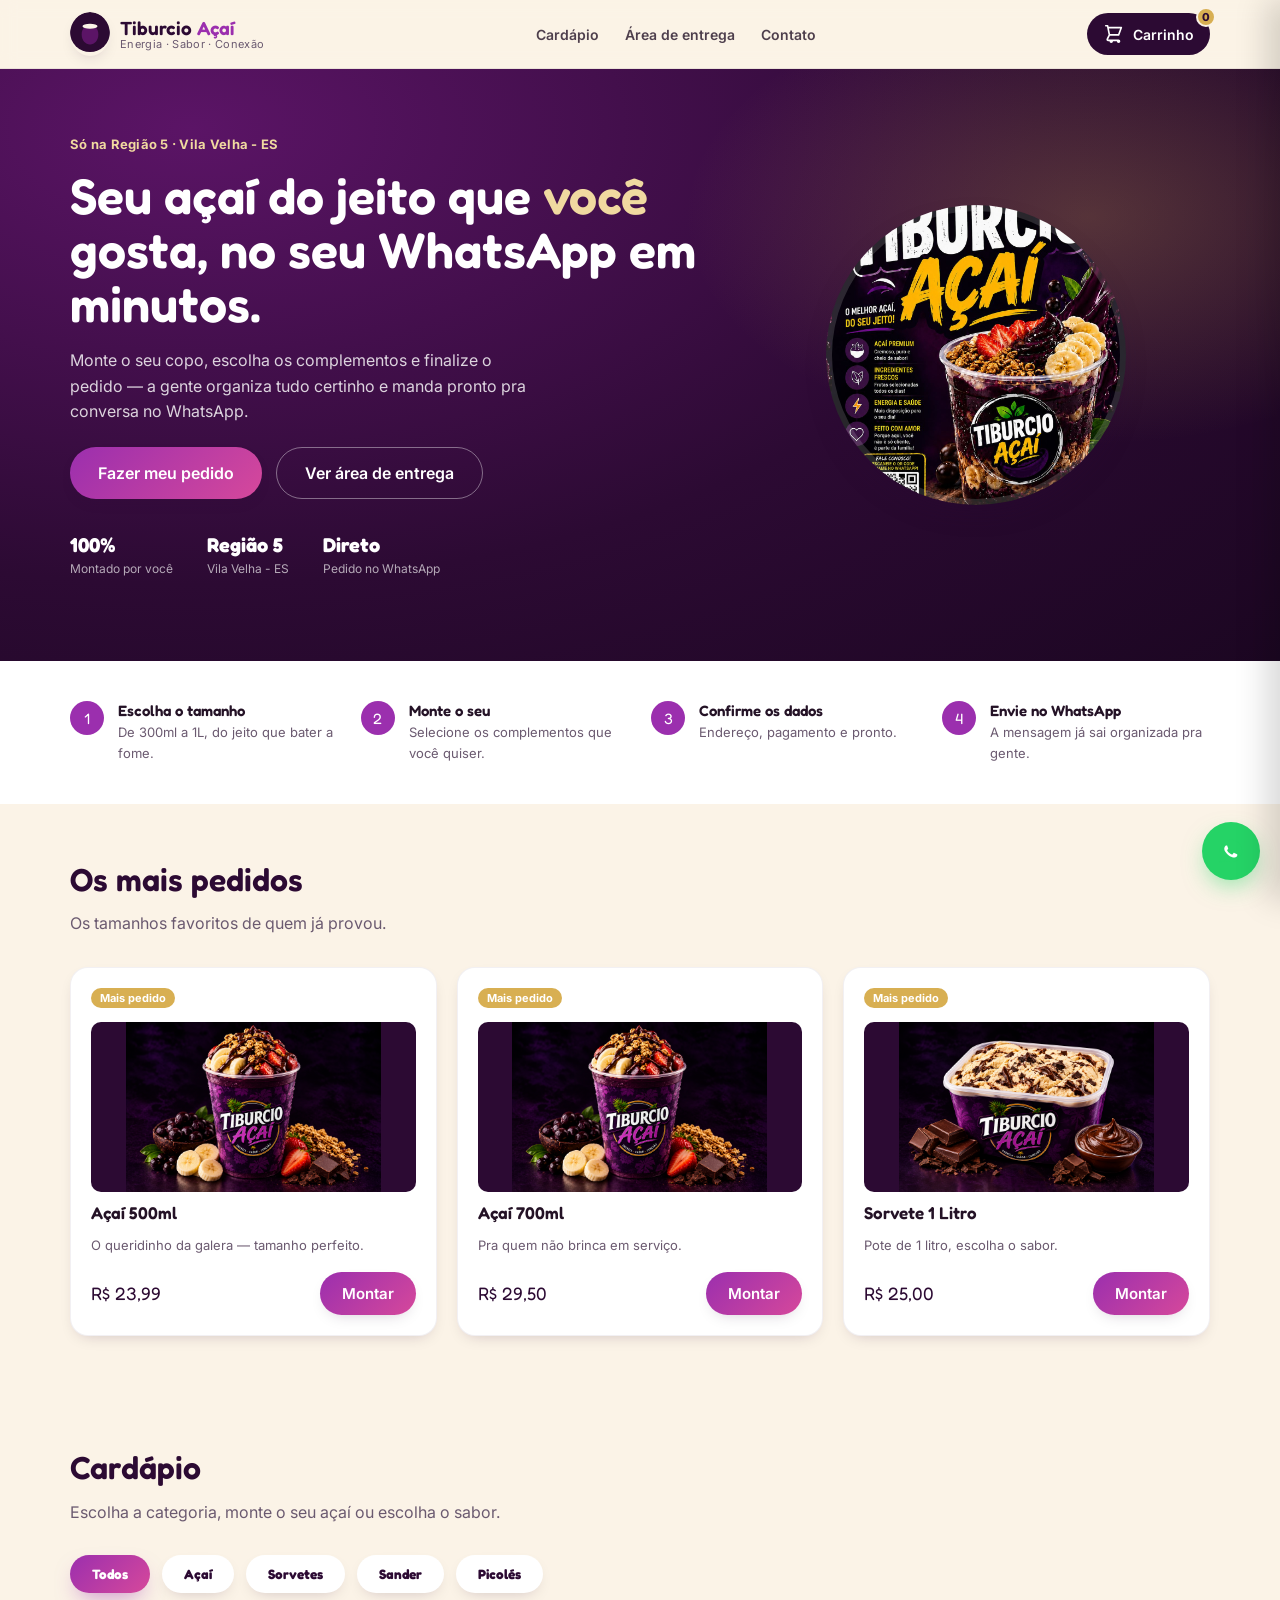
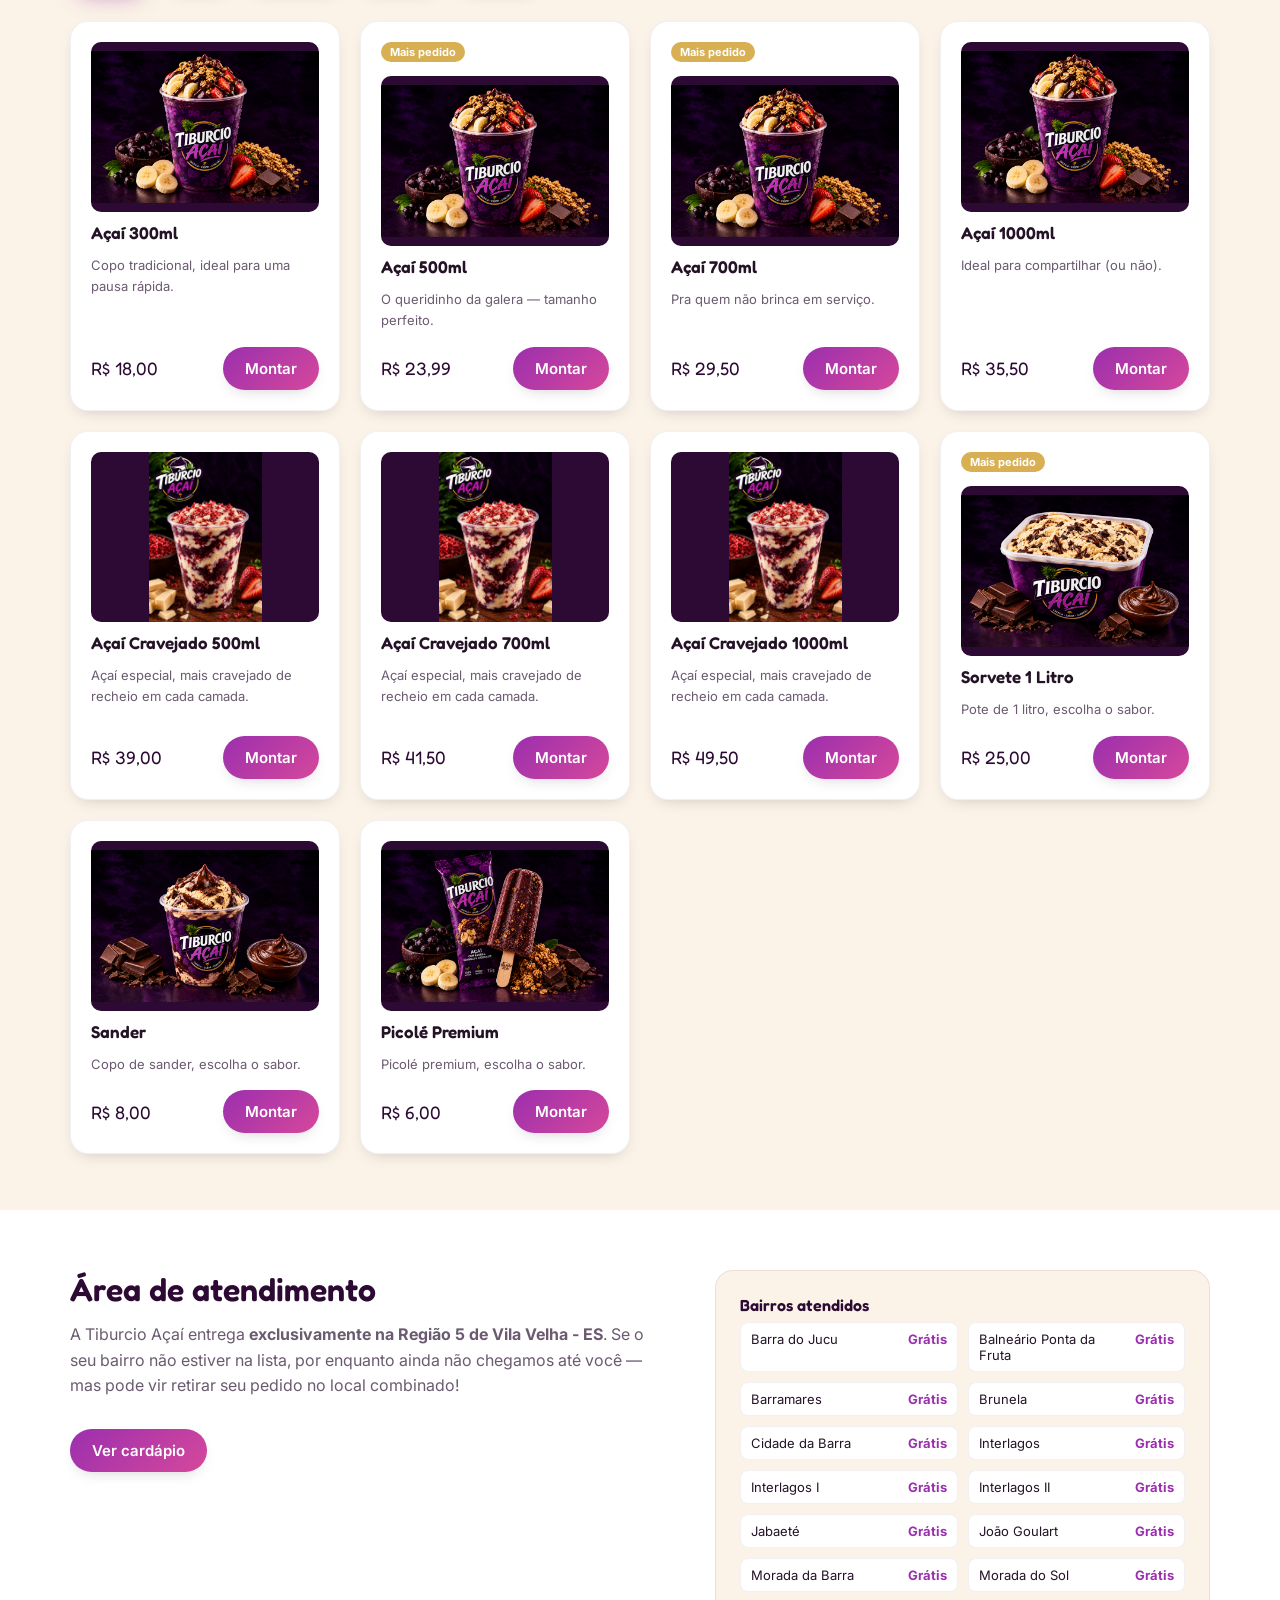
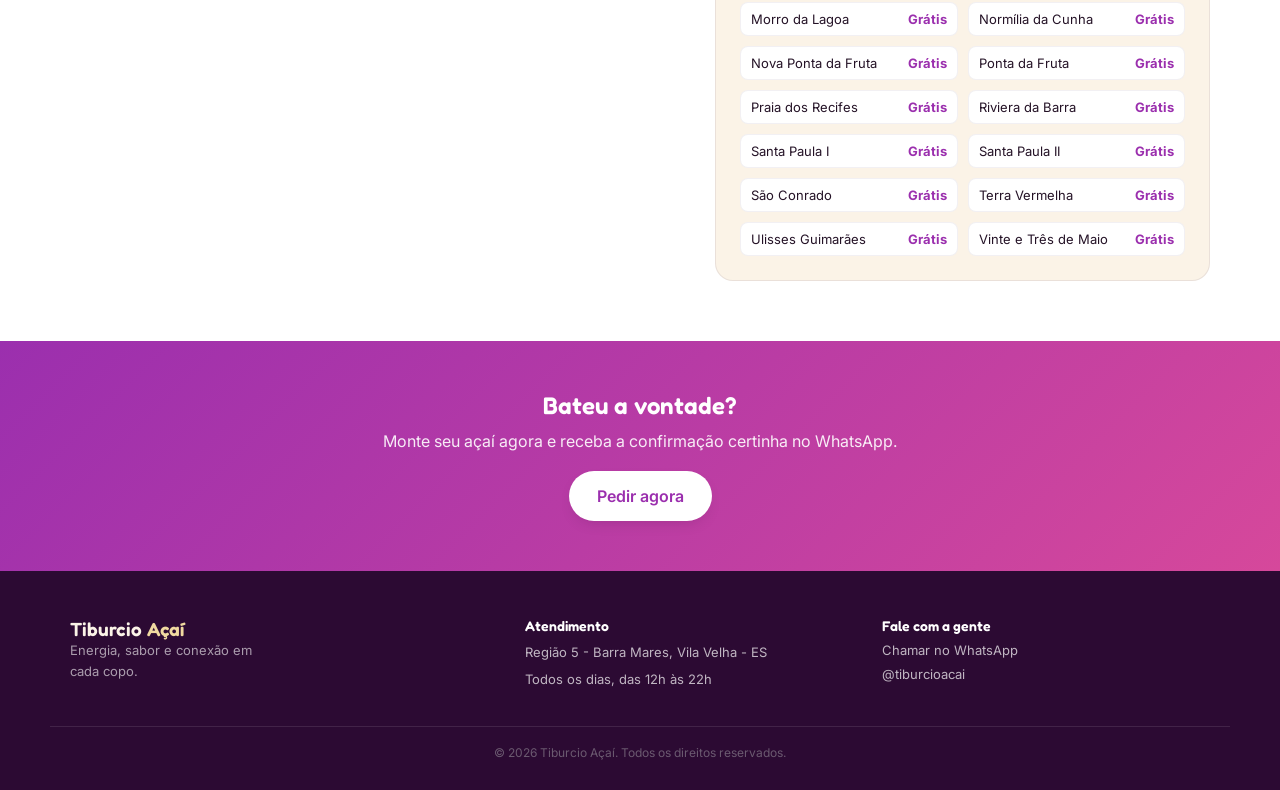
<file: index.html>
<!DOCTYPE html>
<html lang="pt-BR">
<head>
<meta charset="UTF-8" />
<meta name="viewport" content="width=device-width, initial-scale=1.0, viewport-fit=cover" />
<title>Tiburcio Açaí | Peça pelo WhatsApp — Região 5, Vila Velha</title>
<meta name="description" content="Tiburcio Açaí — monte seu açaí, escolha os complementos e finalize seu pedido direto pelo WhatsApp. Entregamos na Região 5 de Vila Velha - ES." />
<link rel="preconnect" href="https://fonts.googleapis.com">
<link rel="preconnect" href="https://fonts.gstatic.com" crossorigin>
<link href="https://fonts.googleapis.com/css2?family=Fredoka:wght@500;600;700&family=Inter:wght@400;500;600;700;800&display=swap" rel="stylesheet">
<link rel="stylesheet" href="css/style.css" />
</head>
<body>

<!-- ===================== HEADER ===================== -->
<header class="site-header" id="topo">
  <div class="wrap header-row">
    <div class="brand">
      <div class="brand-mark" aria-hidden="true">
        <svg viewBox="0 0 48 48" width="40" height="40">
          <circle cx="24" cy="24" r="24" fill="var(--roxo-escuro)"/>
          <path d="M14 27c0-7 4.5-11 10-11s10 4 10 11-4.5 12-10 12-10-5-10-12z" fill="var(--roxo)"/>
          <ellipse cx="24" cy="17" rx="9" ry="3" fill="var(--creme)"/>
        </svg>
      </div>
      <div class="brand-text">
        <span class="brand-name">Tiburcio <em>Açaí</em></span>
        <span class="brand-slogan">Energia · Sabor · Conexão</span>
      </div>
    </div>

    <nav class="main-nav" aria-label="Navegação principal">
      <a href="#cardapio">Cardápio</a>
      <a href="#area-atendimento">Área de entrega</a>
      <a href="#contato">Contato</a>
    </nav>

    <button class="cart-button" id="btnAbrirCarrinho" aria-haspopup="dialog" aria-controls="carrinhoDrawer">
      <svg width="22" height="22" viewBox="0 0 24 24" fill="none"><path d="M3 3h2l.4 2M7 13h10l3-8H5.4M7 13L5.4 5M7 13l-2.3 4.6A1 1 0 0 0 5.6 19H17M9 21a1 1 0 1 0 0-2 1 1 0 0 0 0 2Zm8 0a1 1 0 1 0 0-2 1 1 0 0 0 0 2Z" stroke="currentColor" stroke-width="1.8" stroke-linecap="round" stroke-linejoin="round"/></svg>
      <span>Carrinho</span>
      <span class="cart-badge" id="cartBadge">0</span>
    </button>
  </div>
</header>

<!-- ===================== BANNER DE PROMOÇÃO ===================== -->
<div id="bannerPromocao" class="banner-promocao" hidden></div>

<!-- ===================== HERO ===================== -->
<section class="hero">
  <div class="hero-glow" aria-hidden="true"></div>
  <div class="wrap hero-inner">
    <div class="hero-copy">
      <p class="hero-eyebrow">Só na Região 5 · Vila Velha - ES</p>
      <h1>Seu açaí do jeito que <em>você</em> gosta, no seu WhatsApp em minutos.</h1>
      <p class="hero-desc">Monte o seu copo, escolha os complementos e finalize o pedido — a gente organiza tudo certinho e manda pronto pra conversa no WhatsApp.</p>
      <div class="hero-actions">
        <a href="#cardapio" class="btn btn-primary btn-lg">Fazer meu pedido</a>
        <a href="#area-atendimento" class="btn btn-ghost btn-lg">Ver área de entrega</a>
      </div>
      <div class="hero-stats">
        <div><strong>100%</strong><span>Montado por você</span></div>
        <div><strong>Região 5</strong><span>Vila Velha - ES</span></div>
        <div><strong>Direto</strong><span>Pedido no WhatsApp</span></div>
      </div>
    </div>
    <div class="hero-visual" aria-hidden="true">
      <div class="hero-foto" style="background-image:url('hero-acai.png')"></div>
    </div>
  </div>
</section>

<!-- ===================== COMO FUNCIONA ===================== -->
<section class="como-funciona">
  <div class="wrap steps-row">
    <div class="step"><span class="step-n">1</span><div><h3>Escolha o tamanho</h3><p>De 300ml a 1L, do jeito que bater a fome.</p></div></div>
    <div class="step"><span class="step-n">2</span><div><h3>Monte o seu</h3><p>Selecione os complementos que você quiser.</p></div></div>
    <div class="step"><span class="step-n">3</span><div><h3>Confirme os dados</h3><p>Endereço, pagamento e pronto.</p></div></div>
    <div class="step"><span class="step-n">4</span><div><h3>Envie no WhatsApp</h3><p>A mensagem já sai organizada pra gente.</p></div></div>
  </div>
</section>

<!-- ===================== PRODUTOS EM DESTAQUE ===================== -->
<section class="destaques">
  <div class="wrap">
    <h2>Os mais pedidos</h2>
    <p class="section-sub">Os tamanhos favoritos de quem já provou.</p>
    <div class="destaque-grid" id="destaqueGrid"></div>
  </div>
</section>

<!-- ===================== COMBOS / PROMOÇÕES ===================== -->
<section class="combos" id="combosSection" hidden>
  <div class="wrap">
    <h2>Promoções especiais</h2>
    <p class="section-sub">Peça mencionando o combo pelo WhatsApp na hora de fechar o pedido.</p>
    <div class="combos-grid" id="combosGrid"></div>
  </div>
</section>

<!-- ===================== CARDÁPIO ===================== -->
<section class="cardapio" id="cardapio">
  <div class="wrap">
    <h2>Cardápio</h2>
    <p class="section-sub">Escolha a categoria, monte o seu açaí ou escolha o sabor.</p>
    <nav class="cardapio-abas" id="cardapioAbas"></nav>
    <div class="cardapio-grid" id="cardapioGrid"></div>
  </div>
</section>

<!-- ===================== ÁREA DE ATENDIMENTO ===================== -->
<section class="area-atendimento" id="area-atendimento">
  <div class="wrap area-inner">
    <div>
      <h2>Área de atendimento</h2>
      <p class="section-sub">
        A Tiburcio Açaí entrega <strong>exclusivamente na Região 5 de Vila Velha - ES</strong>.
        Se o seu bairro não estiver na lista, por enquanto ainda não chegamos até você — mas
        pode vir retirar seu pedido no local combinado!
      </p>
      <a href="#cardapio" class="btn btn-primary">Ver cardápio</a>
    </div>
    <div class="bairros-card">
      <h3>Bairros atendidos</h3>
      <ul id="listaBairros" class="bairros-list"></ul>
    </div>
  </div>
</section>

<!-- ===================== CTA FINAL ===================== -->
<section class="cta-final">
  <div class="wrap cta-final-inner">
    <h2>Bateu a vontade?</h2>
    <p>Monte seu açaí agora e receba a confirmação certinha no WhatsApp.</p>
    <a href="#cardapio" class="btn btn-primary btn-lg">Pedir agora</a>
  </div>
</section>

<!-- ===================== FOOTER ===================== -->
<footer class="site-footer" id="contato">
  <div class="wrap footer-inner">
    <div class="footer-brand">
      <span class="brand-name light">Tiburcio <em>Açaí</em></span>
      <p>Energia, sabor e conexão em cada copo.</p>
    </div>
    <div class="footer-col">
      <h4>Atendimento</h4>
      <p id="footerRegiao">Região 5 — Vila Velha, ES</p>
      <p id="footerHorario">Todos os dias, das 12h às 22h</p>
    </div>
    <div class="footer-col">
      <h4>Fale com a gente</h4>
      <a id="footerWhatsLink" href="#" target="_blank" rel="noopener">Chamar no WhatsApp</a>
      <p id="footerInsta">@tiburcioacai</p>
    </div>
  </div>
  <div class="wrap footer-bottom">
    <p>© <span id="anoAtual"></span> Tiburcio Açaí. Todos os direitos reservados.</p>
  </div>
</footer>

<!-- ===================== BOTÃO FLUTUANTE WHATSAPP ===================== -->
<a id="whatsFloat" class="whats-float" href="#" target="_blank" rel="noopener" aria-label="Chamar no WhatsApp">
  <svg width="28" height="28" viewBox="0 0 32 32" fill="none"><path d="M16 3C9 3 3.2 8.7 3.2 15.7c0 2.5.7 4.8 1.9 6.8L3 29l6.7-2c1.9 1.1 4.1 1.7 6.3 1.7 7 0 12.8-5.7 12.8-12.7C28.8 8.7 23 3 16 3Z" fill="#25D366"/><path d="M12.2 10.4c-.3-.7-.6-.7-.9-.7h-.7c-.3 0-.7.1-1 .5-.3.4-1.3 1.3-1.3 3.1 0 1.8 1.3 3.6 1.5 3.8.2.3 2.6 4 6.3 5.4 3.1 1.2 3.7 1 4.4.9.7-.1 2.2-.9 2.5-1.7.3-.9.3-1.6.2-1.8-.1-.2-.4-.3-.8-.5-.4-.2-2.2-1.1-2.6-1.2-.3-.1-.6-.2-.9.2-.3.4-1 1.2-1.2 1.5-.2.3-.4.3-.8.1-.4-.2-1.6-.6-3.1-1.9-1.1-1-1.9-2.3-2.1-2.7-.2-.4 0-.6.2-.8.2-.2.4-.4.5-.7.2-.2.2-.4.3-.6.1-.2 0-.5 0-.7-.1-.2-.9-2.3-1.3-3.2Z" fill="#fff"/></svg>
</a>

<!-- ===================== MODAL: MONTAR PRODUTO ===================== -->
<div class="modal-overlay" id="produtoModalOverlay">
  <div class="modal produto-modal" role="dialog" aria-modal="true" aria-labelledby="produtoModalTitulo">
    <button class="modal-close" id="fecharProdutoModal" aria-label="Fechar">&times;</button>
    <h3 id="produtoModalTitulo"></h3>
    <p id="produtoModalDesc" class="modal-sub"></p>
    <p class="complemento-info" id="complementoInfoBox"></p>
    <div id="modalCorpoDinamico"></div>

    <div class="qtd-row">
      <label for="qtdProduto">Quantidade</label>
      <div class="qtd-control">
        <button type="button" id="qtdMenos" aria-label="Diminuir">−</button>
        <span id="qtdValor">1</span>
        <button type="button" id="qtdMais" aria-label="Aumentar">+</button>
      </div>
    </div>

    <div class="modal-footer">
      <span class="modal-total">Total: <strong id="produtoModalTotal">R$ 0,00</strong></span>
      <button class="btn btn-primary" id="addAoCarrinho">Adicionar ao carrinho</button>
    </div>
  </div>
</div>

<!-- ===================== CARRINHO (DRAWER) ===================== -->
<div class="drawer-overlay" id="drawerOverlay"></div>
<aside class="carrinho-drawer" id="carrinhoDrawer" role="dialog" aria-modal="true" aria-labelledby="carrinhoTitulo">
  <div class="drawer-head">
    <h3 id="carrinhoTitulo">Seu carrinho</h3>
    <button class="modal-close" id="fecharCarrinho" aria-label="Fechar carrinho">&times;</button>
  </div>

  <div class="drawer-body" id="carrinhoItens">
    <p class="carrinho-vazio" id="carrinhoVazioMsg">Seu carrinho está vazio. Que tal um açaí agora?</p>
  </div>

  <div class="drawer-footer">
    <div class="linha-valor"><span>Subtotal</span><strong id="carrinhoSubtotal">R$ 0,00</strong></div>
    <div class="linha-valor" id="linhaDescontoCarrinho" hidden><span>Desconto</span><strong id="carrinhoDesconto">- R$ 0,00</strong></div>
    <div class="linha-valor"><span>Taxa de entrega</span><strong id="carrinhoTaxa">—</strong></div>
    <div class="linha-valor total"><span>Total</span><strong id="carrinhoTotal">R$ 0,00</strong></div>
    <button class="btn btn-primary btn-block" id="btnIrCheckout" disabled>Continuar para os dados</button>
  </div>
</aside>

<!-- ===================== MODAL: CHECKOUT ===================== -->
<div class="modal-overlay" id="checkoutModalOverlay">
  <div class="modal checkout-modal" role="dialog" aria-modal="true" aria-labelledby="checkoutTitulo">
    <button class="modal-close" id="fecharCheckout" aria-label="Fechar">&times;</button>
    <h3 id="checkoutTitulo">Finalizar pedido</h3>

    <form id="checkoutForm" novalidate>

      <div class="campo-toggle">
        <button type="button" class="toggle-btn active" data-tipo="entrega" id="btnEntrega">Entrega</button>
        <button type="button" class="toggle-btn" data-tipo="retirada" id="btnRetirada">Retirada</button>
      </div>

      <div class="form-grid">
        <label class="campo">
          <span>Nome</span>
          <input type="text" id="campoNome" required autocomplete="name" />
        </label>
        <label class="campo">
          <span>Telefone</span>
          <input type="tel" id="campoTelefone" required autocomplete="tel" placeholder="(27) 9XXXX-XXXX" />
        </label>
      </div>

      <div id="blocoEndereco">
        <div class="form-grid">
          <label class="campo campo-bairro">
            <span>Bairro</span>
            <select id="campoBairro" required>
              <option value="">Selecione seu bairro</option>
            </select>
          </label>
        </div>
        <p class="info-entrega">Região 5: entrega grátis. Regiões próximas (Itaparica/Jockey): R$ 4,00. Demais regiões: R$ 8,00.</p>
        <div class="form-grid" id="blocoOutroBairro" hidden>
          <label class="campo campo-grow">
            <span>Nome do seu bairro</span>
            <input type="text" id="campoOutroBairroTexto" placeholder="Digite o nome do seu bairro" />
          </label>
        </div>
        <div class="form-grid">
          <label class="campo campo-grow">
            <span>Endereço</span>
            <input type="text" id="campoEndereco" placeholder="Rua / Avenida" />
          </label>
          <label class="campo campo-small">
            <span>Número</span>
            <input type="text" id="campoNumero" inputmode="numeric" />
          </label>
        </div>
        <div class="form-grid">
          <label class="campo">
            <span>Complemento</span>
            <input type="text" id="campoComplementoEndereco" placeholder="Apto, bloco, casa..." />
          </label>
          <label class="campo">
            <span>Ponto de referência</span>
            <input type="text" id="campoReferencia" placeholder="Perto de..." />
          </label>
        </div>
      </div>

      <div class="campo">
        <span>Forma de pagamento</span>
        <div class="pagamento-opcoes" id="pagamentoOpcoes"></div>
      </div>

      <label class="campo" id="blocoTroco" hidden>
        <span>Precisa de troco para quanto?</span>
        <input type="text" id="campoTroco" inputmode="decimal" placeholder="Ex: R$ 50,00" />
      </label>

      <div class="bloco-cupom" id="blocoCupom">
        <label class="campo" for="campoCupom"><span>Tem um cupom?</span></label>
        <div class="linha-cupom">
          <input type="text" id="campoCupom" maxlength="24" placeholder="Digite o código" autocomplete="off" autocapitalize="characters" spellcheck="false" />
          <button type="button" class="btn btn-ghost" id="btnAplicarCupom">Aplicar</button>
        </div>
        <p class="msg-cupom" id="msgCupom" hidden></p>
        <button type="button" class="link-remover-cupom" id="btnRemoverCupom" hidden>Remover cupom</button>
      </div>

      <div class="resumo-pedido">
        <h4>Resumo do pedido</h4>
        <div id="resumoItens"></div>
        <div id="resumoLinhasPromo"></div>
        <div class="linha-valor"><span>Subtotal</span><strong id="resumoSubtotal">R$ 0,00</strong></div>
        <div class="linha-valor" id="linhaDescontoResumo" hidden><span>Desconto</span><strong id="resumoDesconto">- R$ 0,00</strong></div>
        <div class="linha-valor"><span>Taxa de entrega</span><strong id="resumoTaxa">R$ 0,00</strong></div>
        <div class="linha-valor total"><span>Total</span><strong id="resumoTotal">R$ 0,00</strong></div>
      </div>

      <button type="submit" class="btn btn-whats btn-block" id="btnFinalizarWhats">
        <svg width="20" height="20" viewBox="0 0 32 32" fill="none"><path d="M16 3C9 3 3.2 8.7 3.2 15.7c0 2.5.7 4.8 1.9 6.8L3 29l6.7-2c1.9 1.1 4.1 1.7 6.3 1.7 7 0 12.8-5.7 12.8-12.7C28.8 8.7 23 3 16 3Z" fill="#fff"/><path d="M12.2 10.4c-.3-.7-.6-.7-.9-.7h-.7c-.3 0-.7.1-1 .5-.3.4-1.3 1.3-1.3 3.1 0 1.8 1.3 3.6 1.5 3.8.2.3 2.6 4 6.3 5.4 3.1 1.2 3.7 1 4.4.9.7-.1 2.2-.9 2.5-1.7.3-.9.3-1.6.2-1.8-.1-.2-.4-.3-.8-.5-.4-.2-2.2-1.1-2.6-1.2-.3-.1-.6-.2-.9.2-.3.4-1 1.2-1.2 1.5-.2.3-.4.3-.8.1-.4-.2-1.6-.6-3.1-1.9-1.1-1-1.9-2.3-2.1-2.7-.2-.4 0-.6.2-.8.2-.2.4-.4.5-.7.2-.2.2-.4.3-.6.1-.2 0-.5 0-.7-.1-.2-.9-2.3-1.3-3.2Z" fill="#25D366"/></svg>
        Finalizar pedido pelo WhatsApp
      </button>
    </form>
  </div>
</div>

<!-- ===================== TOAST ===================== -->
<div class="toast" id="toast"></div>

<!-- Acompanhamento do pedido: o cliente vê o status que a loja marca no painel -->
<button type="button" class="pill-acompanhar" id="pillAcompanhar" hidden>🧾 Acompanhar pedido</button>
<div class="modal-overlay" id="acompanhamentoOverlay">
  <div class="modal acomp-modal" role="dialog" aria-modal="true" aria-labelledby="acompTitulo">
    <button class="modal-close" id="fecharAcompanhamento" aria-label="Fechar">&times;</button>
    <h3 id="acompTitulo">Acompanhe seu pedido</h3>
    <div class="acomp-corpo" id="acompCorpo"></div>
  </div>
</div>

<script src="js/config.js"></script>
<script src="js/app.js"></script>

<!-- Netlify Identity: processa convites/confirmação de senha do painel de promoções -->
<script src="https://identity.netlify.com/v1/netlify-identity-widget.js"></script>
<script>
  if (window.netlifyIdentity) {
    window.netlifyIdentity.on("init", (user) => {
      if (!user) {
        window.netlifyIdentity.on("login", () => {
          document.location.href = "/admin.html";
        });
      }
    });
  }
</script>
</body>
</html>
</file>
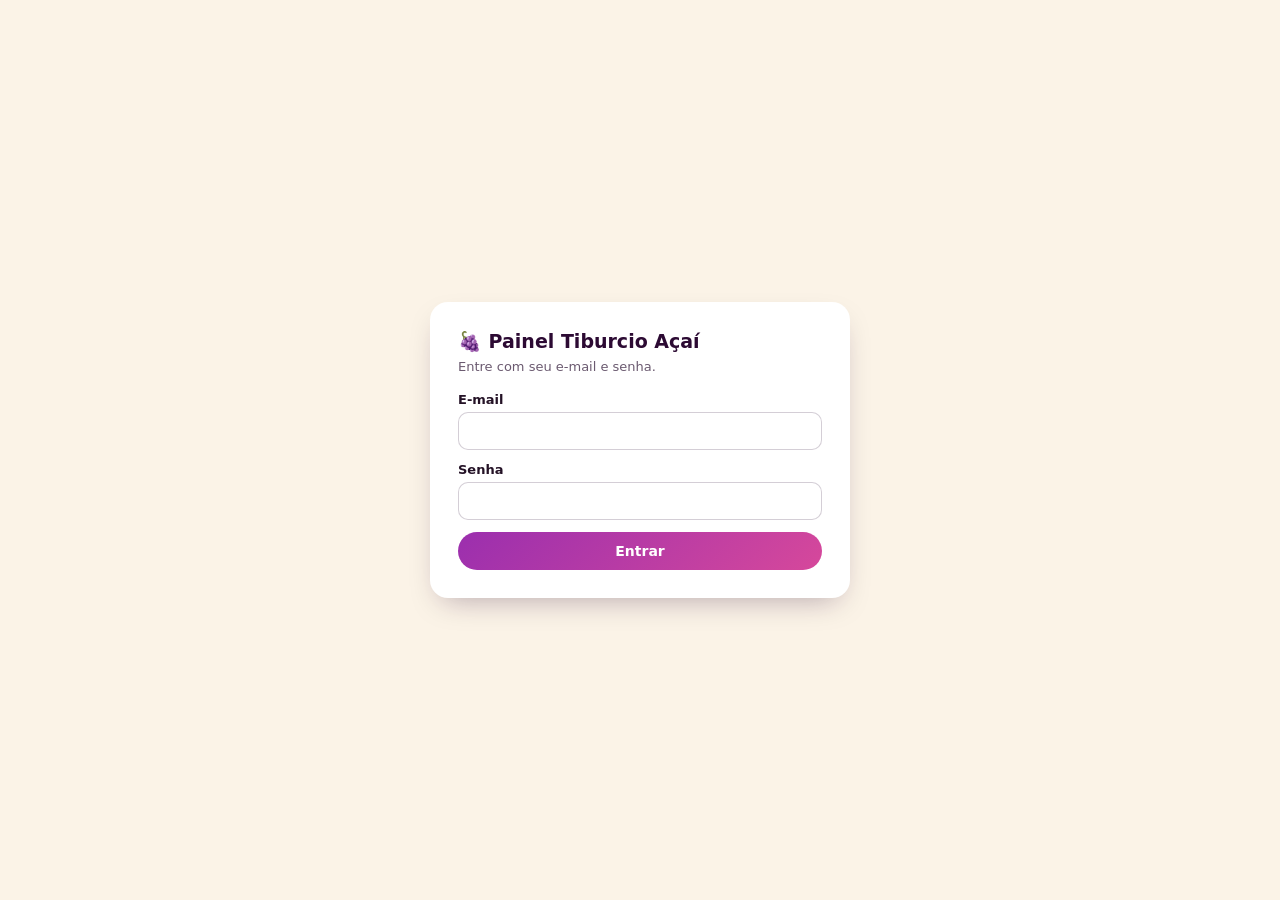
<file: admin.html>
<!doctype html>
<html lang="pt-BR">
<head>
<meta charset="UTF-8" />
<meta name="viewport" content="width=device-width, initial-scale=1.0" />
<meta name="robots" content="noindex" />
<meta name="referrer" content="no-referrer" />
<title>Tiburcio Açaí — Painel</title>
<style>
  :root{
    --roxo-escuro:#2C0A33; --roxo-vivo:#9B2FAE; --rosa:#D6489B;
    --creme:#FBF3E7; --texto:#241226; --suave:#6b5a70; --verde:#2ecc71; --vermelho:#d93a2b; --linha:rgba(44,10,51,.1);
  }
  *{ box-sizing:border-box; }
  [hidden]{ display:none !important; }
  body{ margin:0; font-family: system-ui, -apple-system, "Segoe UI", sans-serif; background: var(--creme); color: var(--texto); }
  button{ font-family:inherit; cursor:pointer; }
  h1{ font-size:19px; margin:0; color: var(--roxo-escuro); }
  h2{ font-size:17px; margin:0 0 10px; color: var(--roxo-escuro); }
  h3{ font-size:14px; margin:18px 0 6px; color: var(--roxo-escuro); }

  /* login */
  .centro{ min-height:100vh; display:flex; align-items:center; justify-content:center; padding:24px; }
  .card{ background:#fff; border-radius:18px; padding:28px; max-width:420px; width:100%; box-shadow:0 12px 30px -12px rgba(44,10,51,.35); }
  .sub{ font-size:13px; color: var(--suave); margin:6px 0 18px; }

  /* topo e abas */
  .topo{ display:flex; justify-content:space-between; align-items:center; gap:10px; padding:14px 16px; background:#fff; border-bottom:1px solid var(--linha); flex-wrap:wrap; }
  .usuario{ font-size:12px; color: var(--suave); margin-right:8px; word-break:break-all; }
  .abas{ display:flex; gap:6px; padding:10px 16px 0; max-width:760px; margin:0 auto; overflow-x:auto; }
  .abas button{ border:none; background:#fff; padding:10px 16px; border-radius:12px 12px 0 0; font-weight:700; font-size:13.5px; color: var(--suave); white-space:nowrap; }
  .abas button.ativa{ background: var(--roxo-escuro); color:#fff; }
  .pagina{ max-width:760px; margin:0 auto; padding:0 16px 40px; }
  .painel{ background:#fff; border-radius:0 14px 14px 14px; padding:18px; box-shadow:0 8px 22px -14px rgba(44,10,51,.35); }

  .aviso{ max-width:760px; margin:10px auto 0; padding:0 16px; font-size:13px; min-height:18px; }
  .aviso.ok{ color:#1e9e57; } .aviso.erro{ color: var(--vermelho); }

  /* botões */
  .btn{ border:none; border-radius:999px; padding:11px 20px; font-weight:700; font-size:14px; color:#fff; background: linear-gradient(135deg, var(--roxo-vivo), var(--rosa)); }
  .btn:disabled{ opacity:.6; cursor:wait; }
  .btn-sec{ border:1.5px solid rgba(44,10,51,.25); border-radius:999px; padding:10px 18px; font-weight:600; font-size:14px; background:#fff; color: var(--texto); }
  .btn-perigo{ border:1.5px solid var(--vermelho); color: var(--vermelho); background:#fff; border-radius:999px; padding:10px 16px; font-weight:600; font-size:13px; }
  .btn-mini{ border:1.5px solid rgba(44,10,51,.2); background:#fff; border-radius:9px; padding:6px 10px; font-size:13px; line-height:1; color: var(--texto); display:inline-flex; align-items:center; }
  .link{ border:none; background:none; color: var(--suave); text-decoration:underline; font-size:12.5px; padding:4px; }
  .barra{ display:flex; justify-content:flex-end; margin-bottom:12px; }

  /* listas */
  .secao-titulo{ display:flex; align-items:center; gap:8px; margin:18px 0 6px; }
  .secao-titulo:first-of-type{ margin-top:0; }
  .linha{ display:flex; align-items:center; gap:10px; padding:10px 0; border-bottom:1px solid var(--linha); }
  .linha:last-child{ border-bottom:none; }
  .mini{ flex:none; width:46px; height:46px; border-radius:10px; background:#2C0A33 center/contain no-repeat; display:inline-block; }
  .info{ flex:1; min-width:0; }
  .info strong{ display:block; font-size:14.5px; overflow:hidden; text-overflow:ellipsis; }
  .info small{ display:block; font-size:12px; color: var(--suave); }
  .acoes{ display:flex; gap:6px; align-items:center; flex:none; }
  .badge{ display:inline-block; font-size:10.5px; font-weight:700; padding:2px 8px; border-radius:999px; background:#F0D9A0; color:#6d4b05; margin-left:6px; }
  .vazio{ font-size:13px; color: var(--suave); padding:8px 0; }
  @media (max-width: 560px){
    .linha{ flex-wrap:wrap; }
    .info{ flex:1 1 150px; }
    .acoes{ flex:0 0 100%; justify-content:flex-end; }
    .info strong{ overflow:visible; }
    .painel{ padding:14px; }
  }

  /* chave liga/desliga */
  .switch{ position:relative; flex:none; width:44px; height:26px; display:inline-block; }
  .switch input{ opacity:0; width:0; height:0; }
  .slider{ position:absolute; inset:0; background:#cfc6d1; border-radius:999px; cursor:pointer; transition:.2s; }
  .slider::before{ content:""; position:absolute; height:20px; width:20px; left:3px; bottom:3px; background:#fff; border-radius:50%; transition:.2s; }
  .switch input:checked + .slider{ background: var(--verde); }
  .switch input:checked + .slider::before{ transform:translateX(18px); }

  /* janela (modal) */
  .modal-fundo{ position:fixed; inset:0; background:rgba(36,18,38,.55); display:flex; align-items:flex-start; justify-content:center; padding:20px 12px; overflow-y:auto; z-index:50; }
  .modal{ background:#fff; border-radius:16px; padding:22px; width:100%; max-width:560px; box-shadow:0 20px 50px -10px rgba(0,0,0,.4); }
  .campo{ display:block; font-size:13px; font-weight:600; margin-bottom:12px; }
  .campo input[type="text"], .campo input[type="email"], .campo input[type="password"], .campo select, input.campo-texto{
    display:block; width:100%; margin-top:5px; padding:10px 12px; border-radius:10px; border:1.5px solid rgba(44,10,51,.2); font-size:14.5px; font-family:inherit; background:#fff;
  }
  .check{ display:flex; align-items:center; gap:8px; font-size:13.5px; margin:8px 0; }
  .check input{ width:18px; height:18px; accent-color: var(--roxo-vivo); }
  .check small{ color: var(--suave); }
  .dica{ font-size:12.5px; color: var(--suave); margin:0 0 8px; }
  .erro{ color: var(--vermelho); font-size:13px; margin:0 0 12px; }
  .rodape-modal{ display:flex; justify-content:flex-end; gap:10px; margin-top:20px; flex-wrap:wrap; }
  .rodape-modal .esq{ margin-right:auto; }
  .foto-area{ display:flex; align-items:center; gap:10px; margin-top:6px; flex-wrap:wrap; }
  .foto-prev{ width:84px; height:84px; object-fit:contain; background:#2C0A33; border-radius:12px; }
  .sem-foto{ width:84px; height:84px; border-radius:12px; background:#eee6ef; color: var(--suave); font-size:12px; display:flex; align-items:center; justify-content:center; }
  .sabor-linha{ display:flex; align-items:center; gap:6px; margin-bottom:8px; flex-wrap:wrap; }
  .sabor-linha input[type="text"]{ flex:1; min-width:130px; padding:8px 10px; border-radius:9px; border:1.5px solid rgba(44,10,51,.2); font-size:14px; }
  .sabor-linha .check{ margin:0; }
  .lista-marcar{ max-height:190px; overflow:auto; border:1.5px solid var(--linha); border-radius:10px; padding:4px 10px; margin:6px 0 4px; }
  .lista-marcar h4{ margin:8px 0 2px; font-size:12px; color: var(--suave); }
  .duas-colunas{ display:grid; grid-template-columns:1fr 1fr; gap:10px; }
  .campo input[type="number"], .campo input[type="date"], .campo textarea{ display:block; width:100%; margin-top:5px; padding:10px 12px; border-radius:10px; border:1.5px solid rgba(44,10,51,.2); font-size:14.5px; font-family:inherit; background:#fff; }
  .contador{ display:inline-block; min-width:20px; padding:1px 6px; margin-left:6px; border-radius:999px; background:#d93a2b; color:#fff; font-size:11.5px; font-weight:800; text-align:center; }
  .barra-pedidos{ display:flex; flex-wrap:wrap; gap:8px; align-items:center; justify-content:space-between; margin-bottom:12px; }
  .resumo-dia{ font-size:13px; color: var(--suave); }
  .sec-pedidos{ margin:20px 0 8px; font-size:15px; color: var(--roxo-escuro); }
  .sec-pedidos:first-of-type{ margin-top:6px; }
  .pedido{ border:1.5px solid var(--linha); border-left:6px solid #cfc6d1; border-radius:14px; padding:12px 14px; margin-bottom:12px; background:#fff; }
  .pedido-novo{ border-left-color:#d93a2b; background:#fff8f7; }
  .pedido-aceito{ border-left-color:#e0a21b; }
  .pedido-saiu{ border-left-color: var(--verde); }
  .pedido-recusado{ border-left-color:#8c7f91; opacity:.8; }
  .pedido-topo{ display:flex; flex-wrap:wrap; gap:8px; align-items:center; margin-bottom:6px; }
  .pedido-topo .hora{ margin-left:auto; font-size:12.5px; color: var(--suave); }
  .pedido .cliente{ font-size:14px; margin-bottom:2px; }
  .pedido .cliente a{ color: var(--roxo-vivo); }
  .pedido .endereco{ font-size:13px; color: var(--suave); margin-bottom:6px; }
  .pedido ul{ list-style:none; padding:0; margin:6px 0; }
  .pedido li{ font-size:14px; padding:3px 0; }
  .pedido li small{ display:block; color: var(--suave); font-size:12px; }
  .pedido .promos{ font-size:12.5px; color:#6d4b05; background:#fdf3d8; border-radius:8px; padding:6px 8px; margin:6px 0; }
  .pedido .totais{ font-size:13.5px; margin:8px 0; }
  .pedido .motivo{ font-size:13px; color:#9b2230; margin:6px 0; }
  .acoes-pedido{ display:flex; flex-wrap:wrap; gap:8px; align-items:center; margin-top:10px; }
  .acoes-pedido .btn{ padding:10px 18px; }
  .chips{ display:flex; flex-wrap:wrap; gap:8px; margin:10px 0 4px; }
  .chip{ border:1.5px solid rgba(44,10,51,.25); background:#fff; border-radius:999px; padding:12px 18px; font-weight:700; font-size:15px; color: var(--texto); }
  .chip:hover{ border-color: var(--roxo-vivo); color: var(--roxo-vivo); }
  small.nota{ display:block; font-size:12px; color: var(--suave); margin-top:4px; }
  .promo-valor{ display:flex; align-items:center; gap:6px; margin-top:6px; font-size:12px; color: var(--suave); }
  .promo-valor input{ width:80px; padding:6px 8px; border-radius:8px; border:1.5px solid rgba(44,10,51,.2); font-size:13px; }
</style>
</head>
<body>

<!-- ============ LOGIN ============ -->
<div class="centro" id="telaLogin">
  <div class="card">
    <h1>🍇 Painel Tiburcio Açaí</h1>
    <p class="sub">Entre com seu e-mail e senha.</p>
    <p class="erro" id="erroLogin" hidden></p>
    <form id="formLogin">
      <label class="campo">E-mail
        <input type="email" id="campoEmail" autocomplete="username" required />
      </label>
      <label class="campo">Senha
        <input type="password" id="campoSenha" autocomplete="current-password" required />
      </label>
      <button type="submit" class="btn" id="btnEntrar" style="width:100%">Entrar</button>
    </form>
  </div>
</div>

<!-- ============ PAINEL ============ -->
<div id="app" hidden>
  <header class="topo">
    <h1>🍇 Painel Tiburcio Açaí</h1>
    <div><span class="usuario" id="textoUsuario"></span><button class="link" id="btnSair" type="button">Sair</button></div>
  </header>
  <nav class="abas" id="abas">
    <button type="button" data-aba="pedidos" class="ativa">Pedidos<span class="contador" id="contadorPedidos" hidden></span></button>
    <button type="button" data-aba="produtos">Produtos</button>
    <button type="button" data-aba="complementos">Complementos</button>
    <button type="button" data-aba="categorias">Categorias</button>
    <button type="button" data-aba="promocoes">Promoções</button>
    <button type="button" data-aba="cupons">Cupons</button>
  </nav>
  <div class="aviso" id="aviso" aria-live="polite"></div>
  <div class="pagina"><div class="painel" id="conteudo"></div></div>
</div>

<div class="modal-fundo" id="modalFundo" hidden><div class="modal" id="modal" role="dialog" aria-modal="true"></div></div>

<script>
  /* ============================================================
     Este arquivo NÃO guarda senha. O acesso é por e-mail e senha
     dos usuários criados no Supabase. A chave abaixo é a chave
     PÚBLICA do projeto (a mesma do site).
     ============================================================ */
  const SUPABASE_URL = "https://bmsgygpjubdzauxlztth.supabase.co";
  const SUPABASE_KEY = "eyJhbGciOiJIUzI1NiIsInR5cCI6IkpXVCJ9.eyJpc3MiOiJzdXBhYmFzZSIsInJlZiI6ImJtc2d5Z3BqdWJkemF1eGx6dHRoIiwicm9sZSI6ImFub24iLCJpYXQiOjE3ODkyMjg3NTYsImV4cCI6MjEwNDgwNDc1Nn0.ppi8E0KH_wzoP2OsFgPkSAOgneDMJLKxWQ_Dmi9qMbw";
  const BUCKET = "fotos";
  const CHAVE_SESSAO = "tiburcioPainelSessao";
  const PREFIXO_FOTOS = SUPABASE_URL + "/storage/v1/object/public/" + BUCKET + "/";

  let dados = { categorias: [], produtos: [], grupos: [], opcoes: [], vinculos: [], promocoes: [], cupons: [], cuponsOk: false, usos: [], pedidos: [], pedidosOk: true };
  let abaAtual = "pedidos";
  let papel = "dono"; // "dono" vê tudo; "cozinha" vê só os pedidos
  let form = null; // formulário aberto na janela

  /* ---------------- utilidades ---------------- */
  const el = (id) => document.getElementById(id);
  const enc = encodeURIComponent;

  function esc(texto) {
    return String(texto ?? "").replace(/[&<>"']/g, (c) => ({ "&": "&amp;", "<": "&lt;", ">": "&gt;", '"': "&quot;", "'": "&#39;" }[c]));
  }
  function slug(texto) {
    const s = String(texto || "").normalize("NFD").replace(/[\u0300-\u036f]/g, "").toLowerCase().replace(/[^a-z0-9]+/g, "-").replace(/^-+|-+$/g, "").slice(0, 40);
    return s || "item";
  }
  function idUnico(base, usados) {
    let id = base, n = 2;
    while (usados.has(id)) id = base + "-" + n++;
    usados.add(id);
    return id;
  }
  function brl(n) { return "R$ " + Number(n).toFixed(2).replace(".", ","); }
  function lerPreco(v) {
    let t = String(v ?? "").trim();
    if (!t) return null;
    t = t.includes(",") ? t.replace(/\./g, "").replace(",", ".") : t;
    const n = Number(t);
    return Number.isFinite(n) && n >= 0 && n <= 9999.99 ? Math.round(n * 100) / 100 : null;
  }
  // Só aceita endereço de foto "limpo": nome de arquivo do site ou https.
  function urlFoto(v) {
    const s = String(v ?? "").trim();
    if (!s) return "";
    return /^(https:\/\/)?[A-Za-z0-9_\-./:%@?=&+~#]+$/.test(s) ? s : "";
  }
  const porOrdem = (a, b) => (a.ordem || 0) - (b.ordem || 0) || String(a.nome || "").localeCompare(String(b.nome || ""));
  const proximaOrdem = (lista) => lista.reduce((m, x) => Math.max(m, x.ordem || 0), 0) + 1;
  const ehGrupoDeSabor = (g) => String(g.id).startsWith("sabores-");

  function erroTexto(err) {
    if (!err) return "Algo deu errado.";
    if (err.status === 401 || err.status === 403) return "Sem permissão. Saia e entre de novo.";
    return err.message || "Algo deu errado.";
  }
  function avisar(texto, ehErro) {
    const a = el("aviso");
    a.textContent = texto || "";
    a.className = "aviso" + (texto ? (ehErro ? " erro" : " ok") : "");
    clearTimeout(avisar._t);
    if (texto && !ehErro) avisar._t = setTimeout(() => { a.textContent = ""; a.className = "aviso"; }, 4000);
  }

  /* ---------------- sessão (login) ---------------- */
  function lerSessao() { try { return JSON.parse(localStorage.getItem(CHAVE_SESSAO)); } catch (e) { return null; } }
  function salvarSessao(s) { localStorage.setItem(CHAVE_SESSAO, JSON.stringify(s)); }
  function limparSessao() { localStorage.removeItem(CHAVE_SESSAO); }

  async function autenticar(corpo, tipo) {
    const res = await fetch(SUPABASE_URL + "/auth/v1/token?grant_type=" + tipo, {
      method: "POST",
      headers: { apikey: SUPABASE_KEY, "Content-Type": "application/json" },
      body: JSON.stringify(corpo),
    });
    const d = await res.json().catch(() => ({}));
    if (!res.ok || !d.access_token) { const e = new Error("falha_login"); e.status = res.status; throw e; }
    const s = {
      access_token: d.access_token,
      refresh_token: d.refresh_token,
      expira_em: Date.now() + (Number(d.expires_in) || 3600) * 1000,
      email: (d.user && d.user.email) || (lerSessao() || {}).email || "",
    };
    salvarSessao(s);
    return s;
  }
  async function obterToken() {
    let s = lerSessao();
    if (!s || !s.access_token) return null;
    if (Date.now() > s.expira_em - 60000) {
      try { s = await autenticar({ refresh_token: s.refresh_token }, "refresh_token"); }
      catch (e) {
        // Só desloga se o servidor RECUSOU a renovação. Falta de internet ou servidor fora do ar não deslogam ninguém.
        if (e && (e.status === 400 || e.status === 401 || e.status === 403)) { limparSessao(); return null; }
        if (Date.now() < s.expira_em) return s.access_token;
        throw new Error("Sem conexão com a internet no momento.");
      }
    }
    return s.access_token;
  }

  /* ---------------- acesso ao banco ---------------- */
  async function api(metodo, caminho, corpo, extras) {
    const token = await obterToken();
    if (!token) { mostrarLogin("Sua sessão expirou. Entre de novo."); const e = new Error("Sua sessão expirou. Entre de novo."); e.status = 401; throw e; }
    const res = await fetch(SUPABASE_URL + caminho, {
      method: metodo,
      headers: Object.assign({ apikey: SUPABASE_KEY, Authorization: "Bearer " + token, "Content-Type": "application/json", Prefer: "return=representation" }, extras || {}),
      body: corpo === undefined ? undefined : JSON.stringify(corpo),
    });
    let d = null;
    try { d = await res.json(); } catch (e) { /* resposta sem corpo */ }
    if (!res.ok) { const e = new Error((d && (d.message || d.error_description || d.error)) || ("Erro " + res.status)); e.status = res.status; throw e; }
    return d;
  }
  const rest = (metodo, tabela, filtro, corpo, extras) => api(metodo, "/rest/v1/" + tabela + (filtro || ""), corpo, extras);

  const NAO_GRAVOU = "Não consegui salvar (sem permissão ou o item não existe mais). Saia e entre de novo.";
  async function lerTabela(tabela) { const d = await rest("GET", tabela, "?select=*"); return Array.isArray(d) ? d : []; }
  async function inserir(tabela, linha) {
    const d = await rest("POST", tabela, "", linha);
    if (!Array.isArray(d) || d.length === 0) throw new Error(NAO_GRAVOU);
    return d[0];
  }
  async function atualizar(tabela, coluna, valor, corpo) {
    const d = await rest("PATCH", tabela, "?" + coluna + "=eq." + enc(valor), corpo);
    // Se o banco recusar a gravação, ele não dá erro: devolve lista vazia.
    if (!Array.isArray(d) || d.length === 0) throw new Error(NAO_GRAVOU);
    return d[0];
  }
  async function apagar(tabela, filtro) {
    const d = await rest("DELETE", tabela, filtro);
    return Array.isArray(d) ? d : [];
  }
  async function upsertVinculos(linhas) {
    if (!linhas.length) return;
    await rest("POST", "produto_grupos", "?on_conflict=produto_id,grupo_id", linhas, { Prefer: "resolution=merge-duplicates,return=representation" });
  }

  async function carregarTudo() {
    const opcional = async (tabela) => { try { return { ok: true, linhas: await lerTabela(tabela) }; } catch (e) { return { ok: false, linhas: [] }; } };
    const [categorias, produtos, grupos, opcoes, vinculos, promocoes, cupons, usos] = await Promise.all([
      lerTabela("categorias"), lerTabela("produtos"), lerTabela("grupos"),
      lerTabela("opcoes"), lerTabela("produto_grupos"), lerTabela("promocoes"),
      opcional("cupons"), opcional("cupons_usos"),
    ]);
    Object.assign(dados, { // (Object.assign: mantém os pedidos, que são carregados à parte)
      categorias: categorias.sort(porOrdem),
      produtos: produtos.sort(porOrdem),
      grupos: grupos.sort(porOrdem),
      opcoes: opcoes.sort(porOrdem),
      vinculos,
      promocoes: promocoes.sort(porOrdem),
      cuponsOk: cupons.ok,
      cupons: cupons.linhas.sort((a, b) => String(a.codigo).localeCompare(String(b.codigo))),
      usos: usos.linhas.sort((a, b) => String(b.usado_em).localeCompare(String(a.usado_em))),
    });
  }

  /* ---------------- fotos ---------------- */
  // Reduz e otimiza a foto antes de enviar (cabe no limite do bucket e carrega rápido no celular).
  async function prepararImagem(arquivo) {
    if (!arquivo || !/^image\//.test(arquivo.type)) throw new Error("Escolha um arquivo de imagem (JPG, PNG ou WebP).");
    if (arquivo.size > 20 * 1024 * 1024) throw new Error("A imagem é muito grande (máximo 20 MB).");
    let bitmap;
    try { bitmap = await createImageBitmap(arquivo, { imageOrientation: "from-image" }); }
    catch (e) { throw new Error("Não consegui abrir essa imagem. Tente outro arquivo."); }
    const tentativas = [[1000, 0.85], [1000, 0.7], [800, 0.7], [600, 0.65]];
    for (const [maximo, qualidade] of tentativas) {
      const escala = Math.min(1, maximo / Math.max(bitmap.width, bitmap.height));
      const w = Math.max(1, Math.round(bitmap.width * escala));
      const h = Math.max(1, Math.round(bitmap.height * escala));
      const canvas = document.createElement("canvas");
      canvas.width = w; canvas.height = h;
      const ctx = canvas.getContext("2d");
      ctx.drawImage(bitmap, 0, 0, w, h);
      let blob = await new Promise((r) => canvas.toBlob(r, "image/webp", qualidade));
      if (!blob || blob.type !== "image/webp") {
        // navegador sem suporte a WebP: usa JPEG com fundo roxo escuro (cor da marca)
        ctx.globalCompositeOperation = "destination-over";
        ctx.fillStyle = "#2C0A33"; ctx.fillRect(0, 0, w, h);
        blob = await new Promise((r) => canvas.toBlob(r, "image/jpeg", qualidade));
      }
      if (blob && blob.size <= 900 * 1024) return blob;
    }
    throw new Error("A imagem ficou grande demais mesmo depois de reduzir. Tente outra foto.");
  }

  async function enviarFoto(blob, nomeBase) {
    const token = await obterToken();
    if (!token) { const e = new Error("Sua sessão expirou. Entre de novo."); e.status = 401; throw e; }
    const ext = blob.type === "image/jpeg" ? "jpg" : blob.type === "image/png" ? "png" : "webp";
    const caminho = Date.now() + "-" + Math.random().toString(36).slice(2, 6) + "-" + slug(nomeBase) + "." + ext;
    const res = await fetch(SUPABASE_URL + "/storage/v1/object/" + BUCKET + "/" + caminho, {
      method: "POST",
      headers: { apikey: SUPABASE_KEY, Authorization: "Bearer " + token, "Content-Type": blob.type, "x-upsert": "false" },
      body: blob,
    });
    if (!res.ok) throw new Error("Não consegui enviar a foto. Confira a internet e se o armazenamento de fotos foi criado (passo do SQL).");
    return PREFIXO_FOTOS + caminho;
  }

  // Apaga uma foto antiga do armazenamento (só as enviadas pelo painel). Falhar aqui não atrapalha nada.
  async function apagarFotoAntiga(url) {
    try {
      if (!url || !String(url).startsWith(PREFIXO_FOTOS)) return;
      const token = await obterToken();
      if (!token) return;
      await fetch(SUPABASE_URL + "/storage/v1/object/" + BUCKET, {
        method: "DELETE",
        headers: { apikey: SUPABASE_KEY, Authorization: "Bearer " + token, "Content-Type": "application/json" },
        body: JSON.stringify({ prefixes: [String(url).slice(PREFIXO_FOTOS.length)] }),
      });
    } catch (e) { /* tudo bem */ }
  }

  /* ---------------- gravação: produtos ---------------- */
  function grupoSaboresDe(produtoId) {
    const v = dados.vinculos.find((x) => x.produto_id === produtoId && String(x.grupo_id).startsWith("sabores-"));
    return v ? v.grupo_id : null;
  }

  function validarSabores(sabores) {
    const nomes = sabores.map((s) => String(s.nome || "").trim()).filter(Boolean);
    if (nomes.length === 0) throw new Error("Cadastre pelo menos um sabor.");
    const repetido = nomes.find((n, i) => nomes.findIndex((m) => m.toLowerCase() === n.toLowerCase()) !== i);
    if (repetido) throw new Error('O sabor "' + repetido + '" está repetido.');
  }

  async function sincronizarVinculos(produtoId, grupoIds) {
    const existentes = dados.vinculos.filter((v) => v.produto_id === produtoId);
    await upsertVinculos(grupoIds.map((g, i) => ({ produto_id: produtoId, grupo_id: g, ordem: i + 1 })));
    for (const v of existentes) {
      if (grupoIds.includes(v.grupo_id)) continue;
      await apagar("produto_grupos", "?produto_id=eq." + enc(produtoId) + "&grupo_id=eq." + enc(v.grupo_id));
      // grupo de sabores que sobrou deste produto (a categoria mudou): remove junto com os sabores
      if (String(v.grupo_id).startsWith("sabores-")) await apagar("grupos", "?id=eq." + enc(v.grupo_id));
    }
  }

  async function sincronizarSabores(produtoId, nomeProduto, sabores, apagarDepois) {
    const gid = grupoSaboresDe(produtoId) || ("sabores-" + produtoId);
    if (!dados.grupos.some((g) => g.id === gid)) {
      await inserir("grupos", { id: gid, nome: "Sabor", minimo: 1, maximo: 1 });
      dados.grupos.push({ id: gid, nome: "Sabor", minimo: 1, maximo: 1 });
    }
    const existentes = dados.opcoes.filter((o) => o.grupo_id === gid);
    const usados = new Set(dados.opcoes.map((o) => o.id));
    const mantidos = new Set();
    const lista = sabores.filter((s) => String(s.nome || "").trim());

    for (let i = 0; i < lista.length; i++) {
      const s = lista[i];
      const nomeS = String(s.nome).trim();
      let img = s.imagemAtual || "";
      if (s.fotoNova) {
        const url = await enviarFoto(s.fotoNova, nomeProduto + "-" + nomeS);
        if (img) apagarDepois.push(img);
        img = url; s.imagemAtual = url; s.fotoNova = null; s.fotoPreview = "";
      } else if (s.fotoRemover && img) {
        apagarDepois.push(img); img = ""; s.imagemAtual = ""; s.fotoRemover = false;
      }
      const corpo = { nome: nomeS, imagem: img || null, ordem: i + 1, ativa: s.ativa !== false };
      if (s.id && existentes.some((o) => o.id === s.id)) {
        await atualizar("opcoes", "id", s.id, corpo);
        mantidos.add(s.id);
      } else {
        const id = s.id || idUnico(produtoId + "-" + slug(nomeS), usados);
        await inserir("opcoes", Object.assign({ id, grupo_id: gid }, corpo));
        s.id = id; mantidos.add(id);
      }
    }
    for (const o of existentes) {
      if (mantidos.has(o.id)) continue;
      if (o.imagem) apagarDepois.push(o.imagem);
      await apagar("opcoes", "?id=eq." + enc(o.id));
    }
    await upsertVinculos([{ produto_id: produtoId, grupo_id: gid, ordem: 1 }]);
    for (const v of dados.vinculos.filter((x) => x.produto_id === produtoId && x.grupo_id !== gid)) {
      await apagar("produto_grupos", "?produto_id=eq." + enc(produtoId) + "&grupo_id=eq." + enc(v.grupo_id));
    }
  }

  async function salvarProdutoCompleto(f) {
    const cat = dados.categorias.find((c) => c.id === f.categoria_id);
    if (!cat) throw new Error("Escolha a categoria do produto.");
    const nome = String(f.nome || "").trim();
    if (!nome) throw new Error("Digite o nome do produto.");
    const preco = lerPreco(f.preco);
    if (preco === null) throw new Error("Digite um preço válido, por exemplo 23,90.");
    if (cat.modelo === "sabores") validarSabores(f.sabores);
    const descricao = String(f.descricao || "").trim();

    const apagarDepois = [];
    let imagem = f.imagemAtual || "";
    if (f.fotoNova) {
      const url = await enviarFoto(f.fotoNova, nome);
      if (imagem) apagarDepois.push(imagem);
      imagem = url; f.imagemAtual = url; f.fotoNova = null; f.fotoPreview = "";
    } else if (f.fotoRemover && imagem) {
      apagarDepois.push(imagem); imagem = ""; f.imagemAtual = ""; f.fotoRemover = false;
    }

    const campos = { categoria_id: cat.id, nome, descricao: descricao || null, preco, imagem: imagem || null, destaque: !!f.destaque };
    const existente = f.id ? dados.produtos.find((p) => p.id === f.id) : null;
    const daCategoria = dados.produtos.filter((p) => p.categoria_id === cat.id);
    if (!existente) {
      const id = f.id || idUnico(slug(nome), new Set(dados.produtos.map((p) => p.id)));
      // produto novo nasce desativado e só é ativado no fim: se algo falhar no meio, ele não aparece pela metade no site
      await inserir("produtos", Object.assign({ id }, campos, { ordem: proximaOrdem(daCategoria), ativo: false }));
      f.id = id;
    } else {
      if (existente.categoria_id !== cat.id) campos.ordem = proximaOrdem(daCategoria);
      await atualizar("produtos", "id", f.id, campos);
    }

    if (cat.modelo === "monta") await sincronizarVinculos(f.id, [...f.grupos]);
    else await sincronizarSabores(f.id, nome, f.sabores, apagarDepois);

    await atualizar("produtos", "id", f.id, { ativo: !!f.ativo });
    apagarDepois.forEach((u) => apagarFotoAntiga(u));
    return f.id;
  }

  async function excluirProduto(id) {
    const p = dados.produtos.find((x) => x.id === id);
    if (!p) return;
    const fotos = [p.imagem];
    const gid = grupoSaboresDe(id);
    if (gid) dados.opcoes.filter((o) => o.grupo_id === gid).forEach((o) => fotos.push(o.imagem));
    await apagar("produtos", "?id=eq." + enc(id));
    if (gid) await apagar("grupos", "?id=eq." + enc(gid));
    fotos.forEach((u) => apagarFotoAntiga(u));
  }

  async function alternarAtivo(tabela, coluna, id, valor) {
    await atualizar(tabela, "id", id, { [coluna]: !!valor });
  }

  async function moverOrdem(tabela, lista, id, delta) {
    const ord = [...lista].sort(porOrdem);
    const i = ord.findIndex((x) => x.id === id);
    const j = i + delta;
    if (i < 0 || j < 0 || j >= ord.length) return;
    const nova = ord.map((x, k) => ({ id: x.id, ordem: k + 1 }));
    [nova[i].ordem, nova[j].ordem] = [nova[j].ordem, nova[i].ordem];
    for (const x of nova) {
      const atual = ord.find((o) => o.id === x.id);
      if ((atual.ordem || 0) !== x.ordem) await atualizar(tabela, "id", x.id, { ordem: x.ordem });
    }
  }

  /* ---------------- gravação: categorias ---------------- */
  async function salvarCategoriaCompleta(f) {
    const nome = String(f.nome || "").trim();
    if (!nome) throw new Error("Digite o nome da categoria.");
    if (!["monta", "sabores"].includes(f.modelo)) throw new Error("Escolha como os produtos dessa categoria são vendidos.");
    if (!f.id) {
      const id = idUnico(slug(nome), new Set(dados.categorias.map((c) => c.id)));
      await inserir("categorias", { id, nome, modelo: f.modelo, ordem: proximaOrdem(dados.categorias), ativa: true });
      f.id = id;
    } else {
      const corpo = { nome };
      if (!dados.produtos.some((p) => p.categoria_id === f.id)) corpo.modelo = f.modelo;
      await atualizar("categorias", "id", f.id, corpo);
    }
  }
  async function excluirCategoria(id) {
    if (dados.produtos.some((p) => p.categoria_id === id)) throw new Error("Essa categoria ainda tem produtos. Mude ou exclua os produtos antes.");
    await apagar("categorias", "?id=eq." + enc(id));
  }

  /* ---------------- gravação: grupos de complementos ---------------- */
  async function salvarGrupoCompleto(f) {
    const nome = String(f.nome || "").trim();
    if (!nome) throw new Error("Digite o nome do grupo.");
    let maximo = null;
    const txt = String(f.maximo ?? "").trim();
    if (txt !== "") {
      maximo = Number(txt);
      if (!Number.isInteger(maximo) || maximo < 1 || maximo > 50) throw new Error("O limite precisa ser um número de 1 a 50 (ou deixe vazio para não ter limite).");
    }
    const itens = f.itens.filter((i) => String(i.nome || "").trim());
    if (itens.length === 0) throw new Error("Cadastre pelo menos um item no grupo.");
    const nomes = itens.map((i) => i.nome.trim().toLowerCase());
    const repetido = itens.find((i, k) => nomes.indexOf(i.nome.trim().toLowerCase()) !== k);
    if (repetido) throw new Error('O item "' + repetido.nome.trim() + '" está repetido.');

    if (!f.id) {
      const id = idUnico(slug(nome), new Set(dados.grupos.map((g) => g.id)));
      const ordem = proximaOrdem(dados.grupos.filter((g) => !ehGrupoDeSabor(g)));
      await inserir("grupos", { id, nome, minimo: 0, maximo, ordem });
      dados.grupos.push({ id, nome, minimo: 0, maximo, ordem });
      f.id = id;
    } else {
      await atualizar("grupos", "id", f.id, { nome, maximo });
    }
    const existentes = dados.opcoes.filter((o) => o.grupo_id === f.id);
    const usados = new Set(dados.opcoes.map((o) => o.id));
    const mantidos = new Set();
    for (let i = 0; i < itens.length; i++) {
      const it = itens[i];
      const corpo = { nome: it.nome.trim(), ordem: i + 1, ativa: it.ativa !== false };
      if (it.id && existentes.some((o) => o.id === it.id)) {
        await atualizar("opcoes", "id", it.id, corpo);
        mantidos.add(it.id);
      } else {
        const id = it.id || idUnico(f.id + "-" + slug(corpo.nome), usados);
        await inserir("opcoes", Object.assign({ id, grupo_id: f.id }, corpo));
        it.id = id; mantidos.add(id);
      }
    }
    for (const o of existentes) if (!mantidos.has(o.id)) await apagar("opcoes", "?id=eq." + enc(o.id));
  }
  async function excluirGrupo(id) {
    await apagar("grupos", "?id=eq." + enc(id)); // os itens e as ligações com produtos saem junto
  }

  /* ---------------- gravação: promoções ---------------- */
  const TIPOS_PROMO = {
    percentual: "Desconto em porcentagem",
    pacote_preco: "Pacote por preço fechado (ex.: 3 por R$ 30)",
    leve_ganhe: "Leve X e ganhe Y",
    upgrade: "Troca de tamanho pagando a diferença",
    brinde: "Brinde ao comprar",
    informativa: "Só um aviso (sem desconto)",
  };

  const nomeProduto = (id) => (dados.produtos.find((p) => p.id === id) || {}).nome;
  const nomeCategoria = (id) => (dados.categorias.find((c) => c.id === id) || {}).nome;
  function juntar(nomes, conj) {
    const l = nomes.filter(Boolean);
    if (l.length <= 1) return l[0] || "";
    return l.slice(0, -1).join(", ") + " " + (conj || "e") + " " + l[l.length - 1];
  }
  const dataBR = (d) => (d ? String(d).slice(8, 10) + "/" + String(d).slice(5, 7) : "");

  function resumoPromocao(p) {
    const onde = (escopo, alvos) => escopo === "todos" ? "todos os produtos"
      : (juntar((escopo === "categorias" ? alvos.map(nomeCategoria) : alvos.map(nomeProduto))) || "(nada escolhido)");
    const alvos = Array.isArray(p.alvos) ? p.alvos : [];
    const alvosBrinde = Array.isArray(p.alvos_brinde) ? p.alvos_brinde : [];
    let t;
    switch (p.tipo) {
      case "percentual": t = p.valor + "% de desconto em " + onde(p.escopo, alvos); break;
      case "pacote_preco": t = "Leve " + p.quantidade + " por " + brl(p.valor) + ": " + onde(p.escopo, alvos); break;
      case "leve_ganhe": t = "Compre " + p.quantidade + " (" + onde(p.escopo, alvos) + ") e ganhe " + p.brinde_quantidade + " (" + onde("produtos", alvosBrinde) + ")"; break;
      case "upgrade": t = "Troca de " + onde("produtos", alvos) + " por " + (nomeProduto(alvosBrinde[0]) || "?") + " pagando +" + brl(p.valor); break;
      case "brinde": t = "Brinde (" + (p.brinde_item || "brinde") + ") ao comprar " + onde(p.escopo, alvos); break;
      default: t = p.descricao || "Aviso na página inicial";
    }
    if (p.inicio || p.fim) t += " · " + (p.inicio ? "de " + dataBR(p.inicio) : "") + (p.fim ? " até " + dataBR(p.fim) : "");
    return t;
  }

  function novoFormPromocao(p) {
    const tp = p ? (p.tipo || "informativa") : "percentual";
    return {
      tipo: "promocao",
      id: p ? p.id : null,
      nome: p ? p.nome : "",
      tipoPromo: tp,
      escopo: p ? (p.escopo || "todos") : "todos",
      alvos: new Set(p && Array.isArray(p.alvos) ? p.alvos : []),
      alvosBrinde: new Set(p && Array.isArray(p.alvos_brinde) ? p.alvos_brinde : []),
      para: p && Array.isArray(p.alvos_brinde) ? (p.alvos_brinde[0] || "") : "",
      quantidade: p && p.quantidade ? String(p.quantidade) : "",
      brindeQuantidade: p && p.brinde_quantidade ? String(p.brinde_quantidade) : "1",
      valor: p && p.valor !== null && p.valor !== undefined ? String(p.valor).replace(".", ",") : "",
      descricao: p ? (p.descricao || "") : "",
      inicio: p ? (p.inicio || "") : "",
      fim: p ? (p.fim || "") : "",
      ativa: p ? !!p.ativa : false,
      brindeTitulo: p ? (p.brinde_titulo || "") : "",
      brindeItem: p ? (p.brinde_item || "") : "",
      opcoes: p && Array.isArray(p.brinde_opcoes) ? p.brinde_opcoes.map((o) => ({ nome: o.nome, imagemAtual: o.imagem || "", fotoNova: null, fotoPreview: "", fotoRemover: false })) : [],
    };
  }
  const novaOpcaoBrinde = () => ({ nome: "", imagemAtual: "", fotoNova: null, fotoPreview: "", fotoRemover: false });

  function lerInteiro(txt, min, max, mensagem) {
    const t = String(txt ?? "").trim();
    const n = Number(t);
    if (t === "" || !Number.isInteger(n) || n < min || n > max) throw new Error(mensagem);
    return n;
  }

  async function salvarPromocaoCompleta(f) {
    const nome = String(f.nome || "").trim();
    if (!nome) throw new Error("Digite o nome da promoção.");
    const tipo = f.tipoPromo;
    if (!TIPOS_PROMO[tipo]) throw new Error("Escolha o tipo da promoção.");
    if (f.inicio && f.fim && f.inicio > f.fim) throw new Error("A data final não pode ser antes da data inicial.");

    const escopo = tipo === "upgrade" ? "produtos" : tipo === "informativa" ? "todos" : f.escopo;
    const alvos = escopo === "todos" ? [] : [...f.alvos];
    if (escopo !== "todos" && alvos.length === 0) throw new Error("Escolha onde a promoção vale (marque pelo menos um item).");

    const corpo = {
      nome, tipo, escopo, alvos,
      quantidade: null, brinde_quantidade: 1, alvos_brinde: [], valor: null,
      descricao: String(f.descricao || "").trim() || null,
      inicio: f.inicio || null, fim: f.fim || null,
      brinde_titulo: null, brinde_item: null, brinde_opcoes: [],
      ativa: !!f.ativa,
    };

    if (tipo === "percentual") {
      const v = Number(String(f.valor).replace(",", "."));
      if (!Number.isFinite(v) || v <= 0 || v > 50) throw new Error("O desconto em porcentagem vai de 1 a 50.");
      corpo.valor = v;
    } else if (tipo === "pacote_preco") {
      corpo.quantidade = lerInteiro(f.quantidade, 2, 20, "Digite quantas unidades formam o pacote (de 2 a 20).");
      const v = lerPreco(f.valor);
      if (v === null) throw new Error("Digite o preço do pacote, por exemplo 30.");
      corpo.valor = v;
    } else if (tipo === "leve_ganhe") {
      corpo.quantidade = lerInteiro(f.quantidade, 1, 20, "Digite quantas unidades o cliente precisa comprar (de 1 a 20).");
      corpo.brinde_quantidade = lerInteiro(f.brindeQuantidade, 1, 10, "Digite quantas unidades o cliente ganha (de 1 a 10).");
      corpo.alvos_brinde = [...f.alvosBrinde];
      if (corpo.alvos_brinde.length === 0) throw new Error("Escolha qual produto o cliente ganha.");
    } else if (tipo === "upgrade") {
      if (!f.para) throw new Error("Escolha o produto para o qual o cliente pode trocar.");
      if (f.alvos.has(f.para)) throw new Error("O produto de destino não pode estar entre os que são trocados.");
      const v = lerPreco(f.valor);
      if (v === null) throw new Error("Digite quanto o cliente paga a mais, por exemplo 3.");
      corpo.valor = v;
      corpo.alvos_brinde = [f.para];
    } else if (tipo === "brinde") {
      const lista = f.opcoes.filter((o) => String(o.nome || "").trim());
      if (lista.length === 0) throw new Error("Cadastre pelo menos uma opção de brinde.");
      const nomes = lista.map((o) => o.nome.trim().toLowerCase());
      if (nomes.some((n, i) => nomes.indexOf(n) !== i)) throw new Error("Tem opção de brinde repetida.");
      corpo.brinde_item = String(f.brindeItem || "").trim() || "brinde";
      corpo.brinde_titulo = String(f.brindeTitulo || "").trim() || ("Ganhe " + corpo.brinde_item + " grátis!");
      const apagarDepois = [];
      const saida = [];
      for (const o of lista) {
        let img = o.imagemAtual || "";
        if (o.fotoNova) {
          const url = await enviarFoto(o.fotoNova, nome + "-" + o.nome);
          if (img) apagarDepois.push(img);
          img = url; o.imagemAtual = url; o.fotoNova = null; o.fotoPreview = "";
        } else if (o.fotoRemover && img) { apagarDepois.push(img); img = ""; o.imagemAtual = ""; o.fotoRemover = false; }
        saida.push({ nome: o.nome.trim(), imagem: img || null });
      }
      corpo.brinde_opcoes = saida;
      f._apagarDepois = apagarDepois;
    } else if (tipo === "informativa") {
      if (!corpo.descricao) throw new Error("Escreva o texto do aviso.");
    }

    const existente = f.id ? dados.promocoes.find((p) => p.id === f.id) : null;
    if (!existente) {
      const id = f.id || idUnico(slug(nome), new Set(dados.promocoes.map((p) => p.id)));
      await inserir("promocoes", Object.assign({ id, ordem: proximaOrdem(dados.promocoes) }, corpo));
      f.id = id;
    } else {
      await atualizar("promocoes", "id", f.id, corpo);
    }
    (f._apagarDepois || []).forEach((u) => apagarFotoAntiga(u));
    return f.id;
  }
  async function excluirPromocao(id) {
    const p = dados.promocoes.find((x) => x.id === id);
    await apagar("promocoes", "?id=eq." + enc(id));
    if (p && Array.isArray(p.brinde_opcoes)) p.brinde_opcoes.forEach((o) => apagarFotoAntiga(o.imagem));
  }

  /* ---------------- gravação: cupons ---------------- */
  const EFEITOS_CUPOM = {
    percentual: "Desconto em porcentagem",
    valor_fixo: "Desconto em reais (valor fixo)",
    frete_gratis: "Frete grátis",
    brinde: "Brinde",
  };
  const usosValidos = (c) => dados.usos.filter((u) => u.cupom_id === c.id && !u.devolvido).length;
  const dataHoraBR = (iso) => {
    const d = new Date(iso);
    if (isNaN(d)) return String(iso || "");
    const z = (n) => String(n).padStart(2, "0");
    return z(d.getDate()) + "/" + z(d.getMonth() + 1) + " " + z(d.getHours()) + ":" + z(d.getMinutes());
  };
  function ondeVale(escopo, alvos) {
    if (escopo === "todos") return "todos os produtos";
    const nomes = escopo === "categorias" ? alvos.map(nomeCategoria) : alvos.map(nomeProduto);
    return juntar(nomes) || "(nada escolhido)";
  }
  function resumoCupom(c) {
    const alvos = Array.isArray(c.alvos) ? c.alvos : [];
    let t;
    if (c.efeito === "percentual") t = c.valor + "% de desconto em " + ondeVale(c.escopo, alvos);
    else if (c.efeito === "valor_fixo") t = brl(c.valor) + " de desconto em " + ondeVale(c.escopo, alvos);
    else if (c.efeito === "frete_gratis") t = "Frete grátis";
    else t = "Brinde: " + (c.brinde_texto || "");
    if (c.pedido_minimo) t += " · pedido a partir de " + brl(c.pedido_minimo);
    if (c.inicio || c.fim) t += " · " + (c.inicio ? "de " + dataBR(c.inicio) : "") + (c.fim ? " até " + dataBR(c.fim) : "");
    if (c.um_por_telefone) t += " · 1 por telefone";
    return t;
  }

  function novoFormCupom(c) {
    return {
      tipo: "cupom",
      id: c ? c.id : null,
      codigo: c ? c.codigo : "",
      nome: c ? (c.nome || "") : "",
      efeito: c ? c.efeito : "percentual",
      valor: c && c.valor !== null && c.valor !== undefined ? String(c.valor).replace(".", ",") : "",
      brindeTexto: c ? (c.brinde_texto || "") : "",
      escopo: c ? (c.escopo || "todos") : "todos",
      alvos: new Set(c && Array.isArray(c.alvos) ? c.alvos : []),
      minimo: c && c.pedido_minimo ? String(c.pedido_minimo).replace(".", ",") : "",
      inicio: c ? (c.inicio || "") : "",
      fim: c ? (c.fim || "") : "",
      limitado: !!(c && c.limite_total),
      limite: c && c.limite_total ? String(c.limite_total) : "",
      umPorTelefone: c ? !!c.um_por_telefone : true,
      ativa: c ? c.ativo !== false : true,
    };
  }

  async function salvarCupomCompleto(f) {
    const codigo = String(f.codigo || "").trim().toUpperCase().replace(/\s+/g, "");
    if (!/^[A-Z0-9_-]{3,24}$/.test(codigo)) throw new Error("O código precisa ter de 3 a 24 letras ou números (pode usar - e _), sem espaços nem acentos.");
    if (!EFEITOS_CUPOM[f.efeito]) throw new Error("Escolha o tipo do cupom.");
    if (f.inicio && f.fim && f.inicio > f.fim) throw new Error("A data final não pode ser antes da data inicial.");

    const corpo = {
      codigo, nome: String(f.nome || "").trim() || null, efeito: f.efeito,
      valor: null, brinde_texto: null, escopo: "todos", alvos: [],
      pedido_minimo: null, inicio: f.inicio || null, fim: f.fim || null,
      limite_total: null, um_por_telefone: !!f.umPorTelefone, ativo: !!f.ativa,
    };
    if (f.efeito === "percentual" || f.efeito === "valor_fixo") {
      corpo.escopo = f.escopo;
      corpo.alvos = f.escopo === "todos" ? [] : [...f.alvos];
      if (f.escopo !== "todos" && corpo.alvos.length === 0) throw new Error("Escolha onde o cupom vale (marque pelo menos um item).");
      if (f.efeito === "percentual") {
        const v = Number(String(f.valor).replace(",", "."));
        if (!Number.isFinite(v) || v <= 0 || v > 100) throw new Error("O desconto em porcentagem vai de 1 a 100.");
        corpo.valor = v;
      } else {
        const v = lerPreco(f.valor);
        if (v === null || v <= 0) throw new Error("Digite o valor do desconto em reais, por exemplo 10.");
        corpo.valor = v;
      }
    } else if (f.efeito === "brinde") {
      corpo.brinde_texto = String(f.brindeTexto || "").trim();
      if (!corpo.brinde_texto) throw new Error("Escreva qual é o brinde (ex.: uma bola de sorvete).");
    }
    const minTxt = String(f.minimo || "").trim();
    if (minTxt !== "") {
      const v = lerPreco(minTxt);
      if (v === null) throw new Error("Digite o pedido mínimo em reais, por exemplo 50 (ou deixe vazio).");
      corpo.pedido_minimo = v > 0 ? v : null;
    }
    if (f.limitado) corpo.limite_total = lerInteiro(f.limite, 1, 100000, "Digite quantas vezes o cupom pode ser usado (um número a partir de 1).");

    try {
      const existente = f.id ? dados.cupons.find((c) => c.id === f.id) : null;
      if (!existente) {
        const id = f.id || idUnico(slug(codigo), new Set(dados.cupons.map((c) => c.id)));
        await inserir("cupons", Object.assign({ id }, corpo));
        f.id = id;
      } else {
        await atualizar("cupons", "id", f.id, corpo);
      }
    } catch (err) {
      if (/duplicate key|cupons_codigo_key/i.test(err.message || "")) throw new Error("Já existe um cupom com o código " + codigo + ".");
      throw err;
    }
    return f.id;
  }
  async function excluirCupom(id) { await apagar("cupons", "?id=eq." + enc(id)); }
  async function devolverUso(idUso, devolvido) { await atualizar("cupons_usos", "id", idUso, { devolvido: !!devolvido }); }

  /* ============================================================
     TELAS
     ============================================================ */
  function mostrarLogin(mensagem) {
    pararPollingPedidos();
    if (wakeLock) { try { wakeLock.release(); } catch (e) { /* tudo bem */ } wakeLock = null; }
    papel = "dono";
    dados.pedidos = [];
    idsPedidosConhecidos = new Set();
    primeiraCargaPedidos = true;
    document.title = TITULO_BASE;
    el("app").hidden = true;
    fecharModal();
    el("telaLogin").hidden = false;
    const erro = el("erroLogin");
    erro.textContent = mensagem || "";
    erro.hidden = !mensagem;
  }
  async function abrirPainel() {
    const s = lerSessao();
    el("telaLogin").hidden = true;
    el("app").hidden = false;
    el("textoUsuario").textContent = s && s.email ? s.email : "";
    el("conteudo").innerHTML = '<p class="vazio">Carregando…</p>';
    try {
      await descobrirPapel();
      aplicarPapel();
      if (papel !== "cozinha") await carregarTudo();
      try { await carregarPedidos(); } catch (e) { /* tenta de novo no próximo ciclo */ }
      registrarPedidosVistos();
      renderAba();
      iniciarPollingPedidos();
      if (localStorage.getItem("tiburcioTela") === "on") pedirTelaLigada().then(() => { if (abaAtual === "pedidos") renderPedidos(); });
    } catch (e) { if (!el("app").hidden) el("conteudo").innerHTML = '<p class="erro">Não consegui carregar os dados. Confira a internet e recarregue a página.</p>'; }
  }

  function renderAba() {
    document.querySelectorAll("#abas [data-aba]").forEach((b) => b.classList.toggle("ativa", b.dataset.aba === abaAtual));
    const mapa = { produtos: renderProdutos, complementos: renderComplementos, categorias: renderCategorias, promocoes: renderPromocoes, cupons: renderCupons, pedidos: renderPedidos };
    (mapa[abaAtual] || renderProdutos)();
  }

  const mini = (url) => { const u = urlFoto(url); return '<span class="mini"' + (u ? ' style="background-image:url(\'' + esc(u) + '\')"' : "") + "></span>"; };
  const interruptor = (toggle, id, ligado) =>
    '<label class="switch"><input type="checkbox" data-toggle="' + toggle + '" data-id="' + esc(id) + '"' + (ligado ? " checked" : "") + '><span class="slider"></span></label>';
  const setas = (acao, id) =>
    '<button type="button" class="btn-mini" title="Subir" data-acao="subir-' + acao + '" data-id="' + esc(id) + '">▲</button>' +
    '<button type="button" class="btn-mini" title="Descer" data-acao="descer-' + acao + '" data-id="' + esc(id) + '">▼</button>';

  function renderProdutos() {
    let html = '<div class="barra"><button type="button" class="btn" data-acao="novo-produto">+ Novo produto</button></div>';
    if (dados.categorias.length === 0) html += '<p class="vazio">Crie uma categoria primeiro (aba Categorias).</p>';
    dados.categorias.forEach((c) => {
      const lista = dados.produtos.filter((p) => p.categoria_id === c.id);
      html += '<div class="secao-titulo"><h2 style="margin:0">' + esc(c.nome) + "</h2>" + (c.ativa === false ? '<span class="badge">categoria desativada</span>' : "") + "</div>";
      if (lista.length === 0) html += '<p class="vazio">Nenhum produto nesta categoria.</p>';
      lista.forEach((p) => {
        html += '<div class="linha">' + mini(p.imagem) +
          '<div class="info"><strong>' + esc(p.nome) + (p.destaque ? '<span class="badge">mais pedido</span>' : "") + "</strong><small>" + brl(p.preco) + (p.ativo === false ? " · fora do site" : "") + "</small></div>" +
          '<div class="acoes">' + interruptor("produto-ativo", p.id, p.ativo !== false) + setas("produto", p.id) +
          '<button type="button" class="btn-mini" data-acao="editar-produto" data-id="' + esc(p.id) + '">Editar</button></div></div>';
      });
    });
    el("conteudo").innerHTML = html;
  }

  function renderComplementos() {
    const grupos = dados.grupos.filter((g) => !ehGrupoDeSabor(g));
    let html = '<div class="barra"><button type="button" class="btn" data-acao="novo-grupo">+ Novo grupo</button></div>' +
      '<p class="dica">Grupos de complementos são as listas que o cliente escolhe ao montar o açaí (Completos, Coberturas, Frutas…). O mesmo grupo pode ser usado em vários produtos.</p>';
    if (grupos.length === 0) html += '<p class="vazio">Nenhum grupo ainda.</p>';
    grupos.forEach((g) => {
      const itens = dados.opcoes.filter((o) => o.grupo_id === g.id);
      const usos = dados.vinculos.filter((v) => v.grupo_id === g.id).length;
      html += '<div class="linha"><div class="info"><strong>' + esc(g.nome) + '</strong><small>' +
        (g.maximo === null || g.maximo === undefined ? "sem limite" : "até " + g.maximo + " por pedido") + " · " + itens.length + " itens · usado em " + usos + " produto(s)</small>" +
        "<small>" + esc(itens.map((o) => o.nome).join(", ")) + "</small></div>" +
        '<div class="acoes">' + setas("grupo", g.id) + '<button type="button" class="btn-mini" data-acao="editar-grupo" data-id="' + esc(g.id) + '">Editar</button></div></div>';
    });
    el("conteudo").innerHTML = html;
  }

  const ROTULO_MODELO = { monta: "Monta com complementos (como o açaí)", sabores: "Escolhe o sabor (como sorvete e picolé)" };
  function renderCategorias() {
    let html = '<div class="barra"><button type="button" class="btn" data-acao="nova-categoria">+ Nova categoria</button></div>' +
      '<p class="dica">Cada categoria vira uma aba no cardápio do site.</p>';
    dados.categorias.forEach((c) => {
      const n = dados.produtos.filter((p) => p.categoria_id === c.id).length;
      html += '<div class="linha"><div class="info"><strong>' + esc(c.nome) + "</strong><small>" + esc(ROTULO_MODELO[c.modelo] || c.modelo) + " · " + n + " produto(s)</small></div>" +
        '<div class="acoes">' + interruptor("categoria-ativa", c.id, c.ativa !== false) + setas("categoria", c.id) +
        '<button type="button" class="btn-mini" data-acao="editar-categoria" data-id="' + esc(c.id) + '">Editar</button></div></div>';
    });
    el("conteudo").innerHTML = html;
  }

  function renderPromocoes() {
    let html = '<div class="barra"><button type="button" class="btn" data-acao="nova-promocao">+ Nova promoção</button></div>' +
      '<p class="dica">Ligue ou desligue cada promoção. Combos (pacote por preço e "leve X ganhe Y") travam os itens que usam, e entre os descontos em porcentagem só o maior vale: eles não somam.</p>';
    if (dados.promocoes.length === 0) html += '<p class="vazio">Nenhuma promoção cadastrada.</p>';
    dados.promocoes.forEach((p) => {
      html += '<div class="linha"><div class="info"><strong>' + esc(p.nome) + '<span class="badge">' + esc(TIPOS_PROMO[p.tipo] ? TIPOS_PROMO[p.tipo].split(" (")[0] : "promoção") + "</span></strong><small>" + esc(resumoPromocao(p)) + "</small></div>" +
        '<div class="acoes">' + interruptor("promo-ativa", p.id, !!p.ativa) + setas("promocao", p.id) +
        '<button type="button" class="btn-mini" data-acao="editar-promocao" data-id="' + esc(p.id) + '">Editar</button></div></div>';
    });
    el("conteudo").innerHTML = html;
  }

  function renderCupons() {
    if (!dados.cuponsOk) {
      el("conteudo").innerHTML = '<p class="vazio">Os cupons ainda não foram ativados. Rode o SQL da etapa 3b no Supabase e recarregue esta página.</p>';
      return;
    }
    let html = '<div class="barra"><button type="button" class="btn" data-acao="novo-cupom">+ Novo cupom</button></div>' +
      '<p class="dica">O cliente digita o código na hora de finalizar o pedido. O cupom só vale se der mais desconto que a promoção do momento (os descontos não somam) e nunca em itens que já estão num combo.</p>';
    if (dados.cupons.length === 0) html += '<p class="vazio">Nenhum cupom ainda.</p>';
    dados.cupons.forEach((c) => {
      const n = usosValidos(c);
      html += '<div class="linha"><div class="info"><strong>' + esc(c.codigo) + '<span class="badge">' + esc(EFEITOS_CUPOM[c.efeito] ? EFEITOS_CUPOM[c.efeito].split(" (")[0] : c.efeito) + "</span></strong>" +
        "<small>" + esc(resumoCupom(c)) + "</small>" +
        "<small>" + n + (c.limite_total ? " de " + c.limite_total + " usos" : n === 1 ? " uso" : " usos") + (c.nome ? " · " + esc(c.nome) : "") + "</small></div>" +
        '<div class="acoes">' + interruptor("cupom-ativo", c.id, c.ativo !== false) +
        '<button type="button" class="btn-mini" data-acao="editar-cupom" data-id="' + esc(c.id) + '">Editar</button></div></div>';
    });
    el("conteudo").innerHTML = html;
  }

  /* ---------------- pedidos ---------------- */
  const TITULO_BASE = "Tiburcio Açaí — Painel";
  const INTERVALO_PEDIDOS = window.__INTERVALO_PEDIDOS || 10000; // (só os testes mudam isso)
  const TRES_HORAS = 3 * 60 * 60 * 1000;
  let timerPedidos = null;
  let idsPedidosConhecidos = new Set();
  let primeiraCargaPedidos = true;
  let ultimaAssinatura = "";
  let ultimoRender = 0;
  let alertasTocados = 0;
  let audioCtx = null;
  const somLigado = () => localStorage.getItem("tiburcioSom") !== "off";

  async function descobrirPapel() {
    papel = "dono";
    try {
      const s = lerSessao();
      const d = await rest("GET", "papeis", "?select=papel&email=eq." + enc((s && s.email) || ""));
      if (Array.isArray(d) && d[0] && d[0].papel === "cozinha") papel = "cozinha";
    } catch (e) { /* sem a tabela de papéis (antes do SQL da etapa 4): todos são "dono" */ }
  }
  function aplicarPapel() {
    document.querySelectorAll("#abas [data-aba]").forEach((b) => { b.hidden = papel === "cozinha" && b.dataset.aba !== "pedidos"; });
    if (papel === "cozinha") abaAtual = "pedidos";
  }

  async function carregarPedidos() {
    const desde = new Date(Date.now() - 48 * 60 * 60 * 1000).toISOString();
    try {
      const linhas = await rest("GET", "pedidos", "?select=*&criado_em=gte." + enc(desde) + "&order=criado_em.asc&limit=300");
      dados.pedidosOk = true;
      dados.pedidos = Array.isArray(linhas) ? linhas : [];
    } catch (e) {
      if (e.status === 404) { dados.pedidosOk = false; dados.pedidos = []; return; }
      throw e;
    }
  }
  function registrarPedidosVistos() {
    idsPedidosConhecidos = new Set(dados.pedidos.map((p) => p.id));
    primeiraCargaPedidos = false;
    atualizarContadorPedidos();
  }
  function atualizarContadorPedidos() {
    const n = dados.pedidos.filter((p) => p.status === "novo").length;
    const c = el("contadorPedidos");
    c.hidden = n === 0;
    c.textContent = n;
    document.title = n > 0 ? "(" + n + ") Novo pedido! — Tiburcio Açaí" : TITULO_BASE;
  }

  // Mantém a tela do tablet/celular ligada (senão o navegador pausa a busca de pedidos)
  let wakeLock = null;
  async function pedirTelaLigada() {
    try {
      if (!("wakeLock" in navigator)) return false;
      wakeLock = await navigator.wakeLock.request("screen");
      wakeLock.addEventListener("release", () => { wakeLock = null; });
      return true;
    } catch (e) { wakeLock = null; return false; }
  }
  document.addEventListener("visibilitychange", async () => {
    if (document.visibilityState !== "visible" || el("app").hidden) return;
    if (localStorage.getItem("tiburcioTela") === "on" && !wakeLock) await pedirTelaLigada();
    atualizarPedidos(); // ao voltar pra frente, busca os pedidos na hora
  });

  function desbloquearAudio() {
    try {
      if (!audioCtx) audioCtx = new (window.AudioContext || window.webkitAudioContext)();
      if (audioCtx.state === "suspended") audioCtx.resume();
    } catch (e) { /* sem som neste aparelho */ }
  }
  document.addEventListener("click", desbloquearAudio);
  document.addEventListener("keydown", desbloquearAudio);
  function tocarAlerta() {
    if (!somLigado()) return;
    alertasTocados++;
    desbloquearAudio();
    if (!audioCtx) return;
    try {
      [0, 0.32, 0.64].forEach((atraso, i) => {
        const osc = audioCtx.createOscillator();
        const ganho = audioCtx.createGain();
        osc.type = "sine";
        osc.frequency.value = i % 2 === 0 ? 880 : 660;
        ganho.gain.setValueAtTime(0.0001, audioCtx.currentTime + atraso);
        ganho.gain.exponentialRampToValueAtTime(0.35, audioCtx.currentTime + atraso + 0.03);
        ganho.gain.exponentialRampToValueAtTime(0.0001, audioCtx.currentTime + atraso + 0.26);
        osc.connect(ganho); ganho.connect(audioCtx.destination);
        osc.start(audioCtx.currentTime + atraso); osc.stop(audioCtx.currentTime + atraso + 0.28);
      });
    } catch (e) { /* tudo bem */ }
  }

  function assinaturaPedidos() {
    return dados.pedidos.map((p) => p.id + ":" + p.status + ":" + (p.estimativa_minutos || "")).join("|") + "#" + dados.pedidosOk;
  }
  async function atualizarPedidos() {
    if (el("app").hidden) return;
    try { await carregarPedidos(); } catch (e) { return; } // sem conexão: mantém o que já está na tela
    const novos = dados.pedidos.filter((p) => p.status === "novo" && !idsPedidosConhecidos.has(p.id));
    dados.pedidos.forEach((p) => idsPedidosConhecidos.add(p.id));
    atualizarContadorPedidos();
    if (novos.length) { tocarAlerta(); if (abaAtual !== "pedidos") avisar("🔔 Novo pedido chegou! (aba Pedidos)"); }
    const assinatura = assinaturaPedidos();
    if (abaAtual === "pedidos" && el("modalFundo").hidden && (assinatura !== ultimaAssinatura || Date.now() - ultimoRender > 60000)) renderPedidos();
  }
  function iniciarPollingPedidos() {
    pararPollingPedidos();
    timerPedidos = setInterval(atualizarPedidos, INTERVALO_PEDIDOS);
  }
  function pararPollingPedidos() {
    if (timerPedidos) clearInterval(timerPedidos);
    timerPedidos = null;
  }

  async function mudarStatus(id, status, motivo, minutos) {
    const r = await api("POST", "/rest/v1/rpc/mudar_status_pedido", { p_id: id, p_status: status, p_motivo: motivo || null, p_minutos: minutos === undefined ? null : minutos });
    if (!r || r.ok !== true) throw new Error((r && r.motivo) || "Não consegui mudar a situação do pedido.");
    await carregarPedidos();
    atualizarContadorPedidos();
    renderAba();
  }

  const hora = (iso) => { const d = new Date(iso); return isNaN(d) ? "" : String(d.getHours()).padStart(2, "0") + ":" + String(d.getMinutes()).padStart(2, "0"); };
  function haQuanto(iso) {
    const min = Math.max(0, Math.round((Date.now() - new Date(iso).getTime()) / 60000));
    if (min < 1) return "agora";
    if (min < 60) return "há " + min + " min";
    return "há " + Math.floor(min / 60) + " h " + (min % 60) + " min";
  }
  function linkWhats(tel) {
    const d = String(tel || "").replace(/\D/g, "");
    return d ? "https://wa.me/" + (d.length <= 11 ? "55" + d : d) : "";
  }

  function htmlPedido(p) {
    const retirada = p.tipo_entrega === "retirada";
    const e = p.endereco || {};
    const itens = (Array.isArray(p.itens) ? p.itens : []).map((i) =>
      "<li><b>" + esc(i.quantidade) + "x</b> " + esc(i.nome) + ((i.detalhes || []).length ? "<small>" + esc((i.detalhes || []).join(" · ")) + "</small>" : "") + "</li>").join("");
    const promos = (Array.isArray(p.promocoes) ? p.promocoes : []).concat(p.cupom_codigo && !(p.promocoes || []).some((x) => String(x).includes(p.cupom_codigo)) ? ["🎟️ Cupom " + p.cupom_codigo] : []);
    const wa = linkWhats(p.cliente_telefone);
    let botoes = "";
    if (p.status === "novo") {
      botoes = '<button type="button" class="btn" data-acao="aceitar-pedido" data-id="' + esc(p.id) + '">Aceitar</button>' +
        '<button type="button" class="btn-perigo" data-acao="recusar-pedido" data-id="' + esc(p.id) + '">Recusar</button>';
    } else if (p.status === "aceito") {
      botoes = '<button type="button" class="btn" data-acao="saiu-pedido" data-id="' + esc(p.id) + '">' + (retirada ? "Pronto pra retirada" : "Saiu pra entrega") + "</button>" +
        '<button type="button" class="btn-perigo" data-acao="recusar-pedido" data-id="' + esc(p.id) + '">Cancelar pedido</button>' +
        '<button type="button" class="link" data-acao="desfazer-pedido" data-id="' + esc(p.id) + '">Voltar para novo</button>';
    } else if (p.status === "saiu") {
      botoes = '<button type="button" class="link" data-acao="desfazer-pedido" data-id="' + esc(p.id) + '">Voltar para em preparo</button>';
    } else {
      botoes = '<button type="button" class="link" data-acao="desfazer-pedido" data-id="' + esc(p.id) + '">Desfazer recusa</button>';
    }
    const rotulo = { novo: "NOVO", aceito: "Em preparo", saiu: retirada ? "Pronto" : "Saiu", recusado: "Recusado" }[p.status] || p.status;
    return '<article class="pedido pedido-' + esc(p.status) + '" data-pedido="' + esc(p.id) + '">' +
      '<div class="pedido-topo"><strong>#' + esc(p.numero) + '</strong><span class="badge">' + (retirada ? "🏪 Retirada" : "🛵 Entrega") + '</span><span class="badge" style="background:#e9dff0;color:#4b1a58">' + esc(rotulo) + "</span>" +
      '<span class="hora">' + esc(hora(p.criado_em)) + " · " + esc(haQuanto(p.criado_em)) + "</span></div>" +
      '<div class="cliente"><strong>' + esc(p.cliente_nome) + "</strong> · " + (wa ? '<a href="' + esc(wa) + '" target="_blank" rel="noopener">' + esc(p.cliente_telefone) + "</a>" : esc(p.cliente_telefone)) + "</div>" +
      (retirada ? "" : '<div class="endereco">' + esc([e.rua, e.numero].filter(Boolean).join(", ")) + (e.bairro ? " — " + esc(e.bairro) : "") + (e.complemento ? " · " + esc(e.complemento) : "") + (e.referencia ? " · ref.: " + esc(e.referencia) : "") + "</div>") +
      "<ul>" + itens + "</ul>" +
      (promos.length ? '<div class="promos">' + promos.map((x) => esc(x)).join("<br>") + "</div>" : "") +
      '<div class="totais">Subtotal ' + brl(p.subtotal) + (Number(p.desconto) > 0 ? " · Desconto -" + brl(p.desconto) : "") + (retirada ? "" : " · Entrega " + brl(Math.max(Number(p.taxa) - Number(p.desconto_frete || 0), 0))) +
        " · <strong>Total " + brl(p.total) + "</strong><br>Pagamento: " + esc(p.pagamento || "-") + (p.troco ? " (troco para " + esc(p.troco) + ")" : "") + "</div>" +
      (p.status === "aceito" && p.estimativa_minutos ? '<div class="totais">⏱️ Previsão informada ao cliente: ' + esc(p.estimativa_minutos) + " min</div>" : "") +
      (p.status === "recusado" ? '<div class="motivo">Motivo: ' + esc(p.motivo_recusa || "") + (p.cupom_codigo ? " · o uso do cupom foi devolvido" : "") + "</div>" : "") +
      '<div class="acoes-pedido">' + botoes + "</div></article>";
  }

  function renderPedidos() {
    ultimaAssinatura = assinaturaPedidos();
    ultimoRender = Date.now();
    if (!dados.pedidosOk) {
      el("conteudo").innerHTML = '<p class="vazio">Os pedidos ainda não foram ativados. Rode o SQL da etapa 4 no Supabase e recarregue esta página.</p>';
      return;
    }
    const agora = Date.now();
    const porCriacao = (a, b) => String(a.criado_em).localeCompare(String(b.criado_em));
    const novos = dados.pedidos.filter((p) => p.status === "novo").sort(porCriacao);
    const preparo = dados.pedidos.filter((p) => p.status === "aceito").sort(porCriacao);
    const saidas = dados.pedidos.filter((p) => p.status === "saiu" && agora - new Date(p.saiu_em || p.criado_em).getTime() < TRES_HORAS).sort(porCriacao);
    const antigos = dados.pedidos.filter((p) => p.status === "recusado" || (p.status === "saiu" && agora - new Date(p.saiu_em || p.criado_em).getTime() >= TRES_HORAS)).sort((a, b) => porCriacao(b, a));
    const hojeStr = new Date().toDateString();
    const hoje = dados.pedidos.filter((p) => new Date(p.criado_em).toDateString() === hojeStr && p.status !== "recusado");
    const total = hoje.reduce((s, p) => s + Number(p.total || 0), 0);

    let html = '<div class="barra-pedidos"><span class="resumo-dia">' + (papel === "cozinha" ? "Fila de pedidos" : "Hoje: " + hoje.length + " pedido(s) · " + brl(total)) + ' · atualizado às ' + hora(new Date().toISOString()) + "</span>" +
      '<span><button type="button" class="btn-mini" data-acao="alternar-som">' + (somLigado() ? "🔔 Som ligado" : "🔕 Som desligado") + '</button> <button type="button" class="btn-mini" data-acao="alternar-tela">' + (wakeLock ? "📱 Tela ligada: sim" : "📱 Tela ligada: não") + '</button> <button type="button" class="btn-mini" data-acao="atualizar-pedidos">↻ Atualizar</button></span></div>';
    const secao = (titulo, lista, vazio) => '<h2 class="sec-pedidos">' + titulo + " (" + lista.length + ")</h2>" + (lista.length ? lista.map(htmlPedido).join("") : (vazio ? '<p class="vazio">' + vazio + "</p>" : ""));
    html += secao("Novos", novos, "Nenhum pedido novo.");
    html += secao("Em preparo", preparo, "");
    html += secao("Saíram / prontos (últimas 3 h)", saidas, "");
    if (antigos.length) html += '<details style="margin-top:18px"><summary class="sec-pedidos" style="cursor:pointer">Concluídos e recusados (' + antigos.length + ")</summary>" + antigos.map(htmlPedido).join("") + "</details>";
    el("conteudo").innerHTML = html;
  }

  function renderModalAceite() {
    const f = form;
    const p = dados.pedidos.find((x) => x.id === f.id);
    abrirModal('<h2>Aceitar pedido #' + esc(p ? p.numero : "") + '</h2><p class="erro" id="erroModal" hidden></p>' +
      '<p class="dica">Quanto tempo vai levar? O cliente vê essa previsão na tela de acompanhamento.</p><div class="chips">' +
      [15, 20, 30, 40, 50, 60].map((m) => '<button type="button" class="chip" data-acao="confirmar-aceite" data-min="' + m + '">' + m + " min</button>").join("") +
      '<button type="button" class="chip" data-acao="confirmar-aceite" data-min="">Sem previsão</button></div>' +
      '<div class="rodape-modal"><button type="button" class="btn-sec" data-acao="cancelar-modal">Voltar</button></div>');
  }
  const MOTIVOS_RECUSA = ["Fora da área de entrega", "Produto em falta", "Loja fechada no momento", "Não consegui confirmar com o cliente", "Outro motivo"];
  function renderModalRecusa() {
    const f = form;
    const p = dados.pedidos.find((x) => x.id === f.id);
    abrirModal('<h2>' + (p && p.status === "aceito" ? "Cancelar" : "Recusar") + ' pedido #' + esc(p ? p.numero : "") + '</h2><p class="erro" id="erroModal" hidden></p>' +
      '<div class="campo">Motivo (o cliente vê)' + MOTIVOS_RECUSA.map((m) =>
        '<label class="check"><input type="radio" name="motivoRecusa" data-campo="recusa-motivo" value="' + esc(m) + '"' + (f.motivo === m ? " checked" : "") + "> " + esc(m) + "</label>").join("") + "</div>" +
      (f.motivo === "Outro motivo" ? '<label class="campo">Escreva o motivo<input type="text" maxlength="100" data-campo="recusa-outro" value="' + esc(f.outro) + '"></label>' : "") +
      (p && p.cupom_codigo ? '<p class="dica">Este pedido usou o cupom ' + esc(p.cupom_codigo) + ': o uso será devolvido ao cliente.</p>' : "") +
      '<div class="rodape-modal"><button type="button" class="btn-sec" data-acao="cancelar-modal">Voltar</button>' +
      '<button type="button" class="btn-perigo" id="btnSalvarModal" data-acao="confirmar-recusa">Confirmar</button></div>');
  }

  /* ---------------- janela (modal) ---------------- */
  function abrirModal(html) {
    el("modal").innerHTML = html;
    el("modalFundo").hidden = false;
    document.body.style.overflow = "hidden";
    el("modalFundo").scrollTop = 0;
  }
  function fecharModal() {
    el("modalFundo").hidden = true;
    el("modal").innerHTML = "";
    document.body.style.overflow = "";
    if (form) {
      if (form.fotoPreview) URL.revokeObjectURL(form.fotoPreview);
      (form.sabores || []).forEach((s) => s.fotoPreview && URL.revokeObjectURL(s.fotoPreview));
      (form.opcoes || []).forEach((o) => o.fotoPreview && URL.revokeObjectURL(o.fotoPreview));
    }
    form = null;
  }
  function erroModal(texto) {
    const e = el("erroModal");
    if (!e) return;
    e.textContent = texto; e.hidden = !texto;
    if (texto) e.scrollIntoView({ block: "nearest" });
  }

  /* ---- produto ---- */
  function novoFormProduto(p) {
    const cat = p ? p.categoria_id : (dados.categorias[0] || {}).id;
    const gid = p ? grupoSaboresDe(p.id) : null;
    return {
      tipo: "produto",
      id: p ? p.id : null,
      categoria_id: cat || "",
      nome: p ? p.nome : "",
      descricao: p ? (p.descricao || "") : "",
      preco: p ? String(p.preco).replace(".", ",") : "",
      destaque: p ? !!p.destaque : false,
      ativo: p ? p.ativo !== false : true,
      imagemAtual: p ? (p.imagem || "") : "",
      fotoNova: null, fotoPreview: "", fotoRemover: false,
      grupos: new Set(p ? dados.vinculos.filter((v) => v.produto_id === p.id && !String(v.grupo_id).startsWith("sabores-")).sort(porOrdem).map((v) => v.grupo_id) : []),
      sabores: gid ? dados.opcoes.filter((o) => o.grupo_id === gid).sort(porOrdem).map((o) => ({ id: o.id, nome: o.nome, ativa: o.ativa !== false, imagemAtual: o.imagem || "", fotoNova: null, fotoPreview: "", fotoRemover: false })) : [],
    };
  }
  function novoSabor() { return { id: null, nome: "", ativa: true, imagemAtual: "", fotoNova: null, fotoPreview: "", fotoRemover: false }; }

  function htmlOpcoesProduto(cat) {
    if (!cat) return "";
    if (cat.modelo === "monta") {
      const grupos = dados.grupos.filter((g) => !ehGrupoDeSabor(g));
      let h = "<h3>Complementos deste produto</h3><p class=\"dica\">Marque os grupos que o cliente pode escolher. Sem nenhum grupo marcado, o produto é vendido sozinho (só a quantidade).</p>";
      if (grupos.length === 0) h += '<p class="vazio">Nenhum grupo criado ainda (aba Complementos).</p>';
      grupos.forEach((g) => {
        h += '<label class="check"><input type="checkbox" data-campo="prod-grupo" data-id="' + esc(g.id) + '"' + (form.grupos.has(g.id) ? " checked" : "") + "> " + esc(g.nome) +
          " <small>(" + (g.maximo === null || g.maximo === undefined ? "sem limite" : "até " + g.maximo) + ")</small></label>";
      });
      return h;
    }
    let h = '<h3>Sabores</h3><p class="dica">O cliente escolhe um sabor ao pedir. Use ▲ ▼ para mudar a ordem e 📷 para a foto de cada sabor.</p>';
    form.sabores.forEach((s, i) => {
      const src = s.fotoPreview || (!s.fotoRemover ? urlFoto(s.imagemAtual) : "");
      h += '<div class="sabor-linha">' + mini(src) +
        '<input type="text" maxlength="40" placeholder="Nome do sabor" data-campo="sabor-nome" data-i="' + i + '" value="' + esc(s.nome) + '">' +
        '<label class="check"><input type="checkbox" data-campo="sabor-ativa" data-i="' + i + '"' + (s.ativa ? " checked" : "") + '> no site</label>' +
        '<label class="btn-mini" title="Foto do sabor">📷<input type="file" accept="image/*" hidden data-campo="sabor-foto" data-i="' + i + '"></label>' +
        (src ? '<button type="button" class="btn-mini" title="Remover foto" data-acao="remover-foto-sabor" data-i="' + i + '">✕</button>' : "") +
        '<button type="button" class="btn-mini" data-acao="subir-sabor" data-i="' + i + '">▲</button>' +
        '<button type="button" class="btn-mini" data-acao="descer-sabor" data-i="' + i + '">▼</button>' +
        '<button type="button" class="btn-mini" title="Remover sabor" data-acao="remover-sabor" data-i="' + i + '">🗑</button></div>';
    });
    return h + '<button type="button" class="btn-sec" data-acao="add-sabor">+ Adicionar sabor</button>';
  }

  function renderModalProduto() {
    const f = form;
    const cat = dados.categorias.find((c) => c.id === f.categoria_id);
    const fotoSrc = f.fotoPreview || (!f.fotoRemover ? urlFoto(f.imagemAtual) : "");
    abrirModal(
      "<h2>" + (f.id ? "Editar produto" : "Novo produto") + '</h2><p class="erro" id="erroModal" hidden></p>' +
      '<label class="campo">Categoria<select data-campo="prod-categoria">' +
        dados.categorias.map((c) => '<option value="' + esc(c.id) + '"' + (c.id === f.categoria_id ? " selected" : "") + ">" + esc(c.nome) + "</option>").join("") + "</select></label>" +
      '<label class="campo">Nome<input type="text" maxlength="60" data-campo="prod-nome" value="' + esc(f.nome) + '"></label>' +
      '<label class="campo">Descrição (aparece no cartão do produto)<input type="text" maxlength="140" data-campo="prod-descricao" value="' + esc(f.descricao) + '"></label>' +
      '<label class="campo">Preço (R$)<input type="text" inputmode="decimal" data-campo="prod-preco" value="' + esc(f.preco) + '"></label>' +
      '<div class="campo">Foto<div class="foto-area">' +
        (fotoSrc ? '<img class="foto-prev" alt="" src="' + esc(fotoSrc) + '">' : '<span class="sem-foto">sem foto</span>') +
        '<label class="btn-mini">📷 ' + (fotoSrc ? "Trocar" : "Escolher") + '<input type="file" accept="image/*" hidden data-campo="prod-foto"></label>' +
        (fotoSrc ? '<button type="button" class="link" data-acao="remover-foto-produto">Remover foto</button>' : "") +
      '</div><small class="nota">A foto é reduzida e otimizada sozinha. Fotos com fundo escuro combinam melhor com o site.</small></div>' +
      '<label class="check"><input type="checkbox" data-campo="prod-destaque"' + (f.destaque ? " checked" : "") + '> Mostrar em "Os mais pedidos" na página inicial</label>' +
      '<label class="check"><input type="checkbox" data-campo="prod-ativo"' + (f.ativo ? " checked" : "") + '> Aparece no site (desmarque quando acabar)</label>' +
      htmlOpcoesProduto(cat) +
      '<div class="rodape-modal">' + (f.id ? '<button type="button" class="btn-perigo esq" data-acao="excluir-produto">Excluir</button>' : "") +
        '<button type="button" class="btn-sec" data-acao="cancelar-modal">Cancelar</button>' +
        '<button type="button" class="btn" id="btnSalvarModal" data-acao="salvar-produto">Salvar</button></div>'
    );
  }

  /* ---- categoria ---- */
  function renderModalCategoria() {
    const f = form;
    const temProdutos = f.id && dados.produtos.some((p) => p.categoria_id === f.id);
    abrirModal(
      "<h2>" + (f.id ? "Editar categoria" : "Nova categoria") + '</h2><p class="erro" id="erroModal" hidden></p>' +
      '<label class="campo">Nome (aparece como aba no cardápio)<input type="text" maxlength="30" data-campo="cat-nome" value="' + esc(f.nome) + '"></label>' +
      '<label class="campo">Como os produtos são vendidos<select data-campo="cat-modelo"' + (temProdutos ? " disabled" : "") + ">" +
        Object.keys(ROTULO_MODELO).map((m) => '<option value="' + m + '"' + (m === f.modelo ? " selected" : "") + ">" + esc(ROTULO_MODELO[m]) + "</option>").join("") + "</select>" +
        (temProdutos ? '<small class="nota">Não dá pra mudar isso enquanto a categoria tem produtos.</small>' : "") + "</label>" +
      '<div class="rodape-modal">' + (f.id ? '<button type="button" class="btn-perigo esq" data-acao="excluir-categoria">Excluir</button>' : "") +
        '<button type="button" class="btn-sec" data-acao="cancelar-modal">Cancelar</button>' +
        '<button type="button" class="btn" id="btnSalvarModal" data-acao="salvar-categoria">Salvar</button></div>'
    );
  }

  /* ---- grupo de complementos ---- */
  function renderModalGrupo() {
    const f = form;
    let itens = "";
    f.itens.forEach((it, i) => {
      itens += '<div class="sabor-linha"><input type="text" maxlength="40" placeholder="Nome do item" data-campo="item-nome" data-i="' + i + '" value="' + esc(it.nome) + '">' +
        '<label class="check"><input type="checkbox" data-campo="item-ativa" data-i="' + i + '"' + (it.ativa ? " checked" : "") + '> no site</label>' +
        '<button type="button" class="btn-mini" data-acao="subir-item" data-i="' + i + '">▲</button>' +
        '<button type="button" class="btn-mini" data-acao="descer-item" data-i="' + i + '">▼</button>' +
        '<button type="button" class="btn-mini" title="Remover item" data-acao="remover-item" data-i="' + i + '">🗑</button></div>';
    });
    abrirModal(
      "<h2>" + (f.id ? "Editar grupo" : "Novo grupo de complementos") + '</h2><p class="erro" id="erroModal" hidden></p>' +
      '<label class="campo">Nome do grupo<input type="text" maxlength="40" data-campo="grupo-nome" value="' + esc(f.nome) + '"></label>' +
      '<label class="campo">Quantos itens o cliente pode escolher?<input type="text" inputmode="numeric" placeholder="vazio = sem limite" data-campo="grupo-maximo" value="' + esc(f.maximo) + '"></label>' +
      "<h3>Itens</h3>" + itens + '<button type="button" class="btn-sec" data-acao="add-item">+ Adicionar item</button>' +
      '<div class="rodape-modal">' + (f.id ? '<button type="button" class="btn-perigo esq" data-acao="excluir-grupo">Excluir</button>' : "") +
        '<button type="button" class="btn-sec" data-acao="cancelar-modal">Cancelar</button>' +
        '<button type="button" class="btn" id="btnSalvarModal" data-acao="salvar-grupo">Salvar</button></div>'
    );
  }

  /* ---- promoção ---- */
  function listaProdutosMarcar(campo, selecionados) {
    let h = '<div class="lista-marcar">';
    dados.categorias.forEach((c) => {
      const prods = dados.produtos.filter((p) => p.categoria_id === c.id);
      if (!prods.length) return;
      h += "<h4>" + esc(c.nome) + "</h4>";
      prods.forEach((p) => {
        h += '<label class="check"><input type="checkbox" data-campo="' + campo + '" data-id="' + esc(p.id) + '"' + (selecionados.has(p.id) ? " checked" : "") + "> " + esc(p.nome) + "</label>";
      });
    });
    return h + "</div>";
  }
  function htmlEscopoPromocao(f) {
    const rot = { todos: "Todos os produtos", categorias: "Categorias escolhidas", produtos: "Produtos escolhidos" };
    let h = '<div class="campo">Onde vale';
    Object.keys(rot).forEach((v) => {
      h += '<label class="check"><input type="radio" name="escopoPromo" data-campo="promo-escopo" value="' + v + '"' + (f.escopo === v ? " checked" : "") + "> " + rot[v] + "</label>";
    });
    if (f.escopo === "categorias") {
      h += '<div class="lista-marcar">' + dados.categorias.map((c) =>
        '<label class="check"><input type="checkbox" data-campo="promo-alvo" data-id="' + esc(c.id) + '"' + (f.alvos.has(c.id) ? " checked" : "") + "> " + esc(c.nome) + "</label>").join("") + "</div>";
    }
    if (f.escopo === "produtos") h += listaProdutosMarcar("promo-alvo", f.alvos);
    return h + "</div>";
  }

  function renderModalPromocao() {
    const f = form;
    const t = f.tipoPromo;
    let corpo = "";
    if (t === "percentual") {
      corpo += '<label class="campo">Desconto (%)<input type="text" inputmode="decimal" data-campo="promo-valor" value="' + esc(f.valor) + '"></label>' + htmlEscopoPromocao(f);
    } else if (t === "pacote_preco") {
      corpo += '<div class="duas-colunas"><label class="campo">Quantas unidades formam o pacote<input type="text" inputmode="numeric" data-campo="promo-qtd" value="' + esc(f.quantidade) + '"></label>' +
        '<label class="campo">Preço do pacote (R$)<input type="text" inputmode="decimal" data-campo="promo-valor" value="' + esc(f.valor) + '"></label></div>' + htmlEscopoPromocao(f);
    } else if (t === "leve_ganhe") {
      corpo += '<label class="campo">Quantas unidades o cliente compra<input type="text" inputmode="numeric" data-campo="promo-qtd" value="' + esc(f.quantidade) + '"></label>' + htmlEscopoPromocao(f) +
        '<label class="campo">Quantas unidades o cliente ganha<input type="text" inputmode="numeric" data-campo="promo-brinde-qtd" value="' + esc(f.brindeQuantidade) + '"></label>' +
        '<div class="campo">Quais produtos ele pode ganhar (o mais barato do carrinho é o grátis)' + listaProdutosMarcar("promo-alvo-brinde", f.alvosBrinde) + "</div>";
    } else if (t === "upgrade") {
      corpo += '<div class="campo">Produtos que podem ser trocados' + listaProdutosMarcar("promo-alvo", f.alvos) + "</div>" +
        '<label class="campo">Trocar por<select data-campo="promo-para"><option value="">Escolha…</option>' +
          dados.produtos.map((p) => '<option value="' + esc(p.id) + '"' + (p.id === f.para ? " selected" : "") + ">" + esc(p.nome) + "</option>").join("") + "</select></label>" +
        '<label class="campo">O cliente paga a mais (R$)<input type="text" inputmode="decimal" data-campo="promo-valor" value="' + esc(f.valor) + '"></label>';
    } else if (t === "brinde") {
      corpo += htmlEscopoPromocao(f) +
        '<p class="dica">O brinde aparece na janela dos produtos que o cliente monta (como o açaí).</p>' +
        '<label class="campo">Título (aparece pro cliente)<input type="text" maxlength="80" data-campo="promo-brinde-titulo" placeholder="Ganhe uma bola de sorvete grátis!" value="' + esc(f.brindeTitulo) + '"></label>' +
        '<label class="campo">Nome do brinde (aparece no pedido)<input type="text" maxlength="40" data-campo="promo-brinde-item" placeholder="bola de sorvete" value="' + esc(f.brindeItem) + '"></label><h3>Opções de brinde</h3>';
      f.opcoes.forEach((o, i) => {
        const src = o.fotoPreview || (!o.fotoRemover ? urlFoto(o.imagemAtual) : "");
        corpo += '<div class="sabor-linha">' + mini(src) +
          '<input type="text" maxlength="40" placeholder="Nome (ex.: Baunilha)" data-campo="brinde-nome" data-i="' + i + '" value="' + esc(o.nome) + '">' +
          '<label class="btn-mini" title="Foto">📷<input type="file" accept="image/*" hidden data-campo="brinde-foto" data-i="' + i + '"></label>' +
          (src ? '<button type="button" class="btn-mini" title="Remover foto" data-acao="remover-foto-brinde" data-i="' + i + '">✕</button>' : "") +
          '<button type="button" class="btn-mini" data-acao="subir-brinde-opcao" data-i="' + i + '">▲</button>' +
          '<button type="button" class="btn-mini" data-acao="descer-brinde-opcao" data-i="' + i + '">▼</button>' +
          '<button type="button" class="btn-mini" title="Remover" data-acao="remover-brinde-opcao" data-i="' + i + '">🗑</button></div>';
      });
      corpo += '<button type="button" class="btn-sec" data-acao="add-brinde-opcao">+ Adicionar opção</button>';
    }
    abrirModal(
      "<h2>" + (f.id ? "Editar promoção" : "Nova promoção") + '</h2><p class="erro" id="erroModal" hidden></p>' +
      '<label class="campo">Nome<input type="text" maxlength="60" data-campo="promo-nome" value="' + esc(f.nome) + '"></label>' +
      '<label class="campo">Tipo<select data-campo="promo-tipo">' +
        Object.keys(TIPOS_PROMO).map((k) => '<option value="' + k + '"' + (k === t ? " selected" : "") + ">" + esc(TIPOS_PROMO[k]) + "</option>").join("") + "</select></label>" +
      corpo +
      '<label class="campo">Texto do cartão na página inicial ' + (t === "informativa" ? "" : "(opcional: se ficar vazio, o site escreve sozinho)") + '<textarea rows="2" maxlength="200" data-campo="promo-descricao">' + esc(f.descricao) + "</textarea></label>" +
      '<div class="duas-colunas"><label class="campo">Vale a partir de (opcional)<input type="date" data-campo="promo-inicio" value="' + esc(f.inicio) + '"></label>' +
      '<label class="campo">Vale até (opcional)<input type="date" data-campo="promo-fim" value="' + esc(f.fim) + '"></label></div>' +
      '<label class="check"><input type="checkbox" data-campo="promo-ativa" ' + (f.ativa ? "checked" : "") + "> Promoção ligada (aparece e vale no site)</label>" +
      '<div class="rodape-modal">' + (f.id ? '<button type="button" class="btn-perigo esq" data-acao="excluir-promocao">Excluir</button>' : "") +
        '<button type="button" class="btn-sec" data-acao="cancelar-modal">Cancelar</button>' +
        '<button type="button" class="btn" id="btnSalvarModal" data-acao="salvar-promocao">Salvar</button></div>'
    );
  }

  /* ---- cupom ---- */
  function renderModalCupom() {
    const f = form;
    const e = f.efeito;
    let corpo = "";
    if (e === "percentual") corpo += '<label class="campo">Desconto (%)<input type="text" inputmode="decimal" data-campo="promo-valor" value="' + esc(f.valor) + '"></label>';
    if (e === "valor_fixo") corpo += '<label class="campo">Desconto (R$)<input type="text" inputmode="decimal" data-campo="promo-valor" value="' + esc(f.valor) + '"></label>';
    if (e === "percentual" || e === "valor_fixo") corpo += htmlEscopoPromocao(f);
    if (e === "brinde") corpo += '<label class="campo">Qual é o brinde<input type="text" maxlength="80" placeholder="uma bola de sorvete" data-campo="cupom-brinde" value="' + esc(f.brindeTexto) + '"></label>';
    if (e === "frete_gratis") corpo += '<p class="dica">O cupom abate a taxa de entrega do cliente. Em bairros de entrega grátis ou na retirada ele não é usado.</p>';

    let usos = "";
    if (f.id) {
      const lista = dados.usos.filter((u) => u.cupom_id === f.id);
      const validos = lista.filter((u) => !u.devolvido).length;
      usos = "<h3>Usos (" + validos + " valendo" + (lista.length !== validos ? ", " + (lista.length - validos) + " devolvido(s)" : "") + ")</h3>" +
        '<p class="dica">Se um pedido não foi adiante, devolva o uso para o cliente poder usar o cupom de novo.</p>';
      if (lista.length === 0) usos += '<p class="vazio">Ninguém usou ainda.</p>';
      lista.slice(0, 30).forEach((u) => {
        usos += '<div class="sabor-linha"><span class="info"><strong style="font-size:13px">' + esc(dataHoraBR(u.usado_em)) + "</strong><small>cliente " + esc(String(u.telefone_hash || "sem telefone").slice(0, 6)) + (u.devolvido ? " · devolvido" : "") + "</small></span>" +
          (u.devolvido
            ? '<button type="button" class="btn-mini" data-acao="desfazer-devolucao" data-id="' + esc(u.id) + '">Desfazer devolução</button>'
            : '<button type="button" class="btn-mini" data-acao="devolver-uso" data-id="' + esc(u.id) + '">Devolver uso</button>') + "</div>";
      });
      if (lista.length > 30) usos += '<p class="dica">Mostrando os 30 usos mais recentes.</p>';
    }

    abrirModal(
      "<h2>" + (f.id ? "Editar cupom" : "Novo cupom") + '</h2><p class="erro" id="erroModal" hidden></p>' +
      '<label class="campo">Código (o que o cliente digita)<input type="text" maxlength="24" autocomplete="off" spellcheck="false" style="text-transform:uppercase" data-campo="cupom-codigo" value="' + esc(f.codigo) + '"></label>' +
      '<label class="campo">Anotação interna (opcional)<input type="text" maxlength="80" placeholder="ex.: divulgado no Instagram" data-campo="cupom-nome" value="' + esc(f.nome) + '"></label>' +
      '<label class="campo">Tipo<select data-campo="cupom-efeito">' +
        Object.keys(EFEITOS_CUPOM).map((k) => '<option value="' + k + '"' + (k === e ? " selected" : "") + ">" + esc(EFEITOS_CUPOM[k]) + "</option>").join("") + "</select></label>" +
      corpo +
      '<label class="campo">Pedido mínimo em R$ (opcional)<input type="text" inputmode="decimal" data-campo="cupom-min" value="' + esc(f.minimo) + '"></label>' +
      '<div class="duas-colunas"><label class="campo">Vale a partir de (opcional)<input type="date" data-campo="promo-inicio" value="' + esc(f.inicio) + '"></label>' +
      '<label class="campo">Vale até (opcional)<input type="date" data-campo="promo-fim" value="' + esc(f.fim) + '"></label></div>' +
      '<div class="campo">Quantas vezes pode ser usado' +
        '<label class="check"><input type="radio" name="limiteCupom" data-campo="cupom-limitado" value="nao"' + (!f.limitado ? " checked" : "") + "> Sem limite (você desliga quando quiser)</label>" +
        '<label class="check"><input type="radio" name="limiteCupom" data-campo="cupom-limitado" value="sim"' + (f.limitado ? " checked" : "") + "> Limite total de usos" +
        ' <input type="text" inputmode="numeric" style="width:90px;margin:0 0 0 6px;padding:6px 8px;border:1.5px solid rgba(44,10,51,.2);border-radius:8px" data-campo="cupom-limite" value="' + esc(f.limite) + '"></label></div>' +
      '<label class="check"><input type="checkbox" data-campo="cupom-um-tel"' + (f.umPorTelefone ? " checked" : "") + "> Cada telefone só pode usar uma vez</label>" +
      '<label class="check"><input type="checkbox" data-campo="promo-ativa"' + (f.ativa ? " checked" : "") + "> Cupom ligado</label>" +
      usos +
      '<div class="rodape-modal">' + (f.id ? '<button type="button" class="btn-perigo esq" data-acao="excluir-cupom">Excluir</button>' : "") +
        '<button type="button" class="btn-sec" data-acao="cancelar-modal">Cancelar</button>' +
        '<button type="button" class="btn" id="btnSalvarModal" data-acao="salvar-cupom">Salvar</button></div>'
    );
  }

  /* ---------------- ações ---------------- */
  async function comBotaoOcupado(fn) {
    const b = el("btnSalvarModal");
    if (b) { b.disabled = true; b.textContent = "Salvando…"; }
    try { await fn(); return true; }
    catch (err) {
      erroModal(erroTexto(err));
      if (b) { b.disabled = false; b.textContent = "Salvar"; }
      try { await carregarTudo(); renderAba(); } catch (e) { /* segue */ }
      return false;
    }
  }
  async function depoisDeSalvar(mensagem) {
    await carregarTudo();
    fecharModal();
    renderAba();
    avisar(mensagem);
  }
  function trocar(lista, i, j) { if (j >= 0 && j < lista.length) [lista[i], lista[j]] = [lista[j], lista[i]]; }

  async function escolherFoto(alvo, arquivo) {
    if (!arquivo) return;
    try {
      const blob = await prepararImagem(arquivo);
      if (alvo.fotoPreview) URL.revokeObjectURL(alvo.fotoPreview);
      alvo.fotoNova = blob; alvo.fotoPreview = URL.createObjectURL(blob); alvo.fotoRemover = false;
      if (form.tipo === "produto") renderModalProduto();
    } catch (err) { erroModal(erroTexto(err)); }
  }

  const acoes = {
    "novo-produto": () => { if (!dados.categorias.length) return avisar("Crie uma categoria primeiro.", true); form = novoFormProduto(null); renderModalProduto(); },
    "editar-produto": (id) => { form = novoFormProduto(dados.produtos.find((p) => p.id === id)); renderModalProduto(); },
    "subir-produto": async (id) => { const p = dados.produtos.find((x) => x.id === id); await moverOrdem("produtos", dados.produtos.filter((x) => x.categoria_id === p.categoria_id), id, -1); await carregarTudo(); renderAba(); },
    "descer-produto": async (id) => { const p = dados.produtos.find((x) => x.id === id); await moverOrdem("produtos", dados.produtos.filter((x) => x.categoria_id === p.categoria_id), id, 1); await carregarTudo(); renderAba(); },
    "novo-grupo": () => { form = { tipo: "grupo", id: null, nome: "", maximo: "", itens: [{ id: null, nome: "", ativa: true }] }; renderModalGrupo(); },
    "editar-grupo": (id) => {
      const g = dados.grupos.find((x) => x.id === id);
      form = { tipo: "grupo", id, nome: g.nome, maximo: g.maximo === null || g.maximo === undefined ? "" : String(g.maximo),
        itens: dados.opcoes.filter((o) => o.grupo_id === id).sort(porOrdem).map((o) => ({ id: o.id, nome: o.nome, ativa: o.ativa !== false })) };
      renderModalGrupo();
    },
    "subir-grupo": async (id) => { await moverOrdem("grupos", dados.grupos.filter((g) => !ehGrupoDeSabor(g)), id, -1); await carregarTudo(); renderAba(); },
    "descer-grupo": async (id) => { await moverOrdem("grupos", dados.grupos.filter((g) => !ehGrupoDeSabor(g)), id, 1); await carregarTudo(); renderAba(); },
    "nova-categoria": () => { form = { tipo: "categoria", id: null, nome: "", modelo: "monta" }; renderModalCategoria(); },
    "editar-categoria": (id) => { const c = dados.categorias.find((x) => x.id === id); form = { tipo: "categoria", id, nome: c.nome, modelo: c.modelo }; renderModalCategoria(); },
    "subir-categoria": async (id) => { await moverOrdem("categorias", dados.categorias, id, -1); await carregarTudo(); renderAba(); },
    "descer-categoria": async (id) => { await moverOrdem("categorias", dados.categorias, id, 1); await carregarTudo(); renderAba(); },

    "nova-promocao": () => { form = novoFormPromocao(null); renderModalPromocao(); },
    "editar-promocao": (id) => { form = novoFormPromocao(dados.promocoes.find((p) => p.id === id)); renderModalPromocao(); },
    "subir-promocao": async (id) => { await moverOrdem("promocoes", dados.promocoes, id, -1); await carregarTudo(); renderAba(); },
    "descer-promocao": async (id) => { await moverOrdem("promocoes", dados.promocoes, id, 1); await carregarTudo(); renderAba(); },
    "salvar-promocao": async () => { if (await comBotaoOcupado(() => salvarPromocaoCompleta(form))) await depoisDeSalvar("✅ Promoção salva."); },
    "excluir-promocao": async () => {
      if (!confirm("Excluir esta promoção? Se for só pra pausar, é melhor desligar.")) return;
      const id = form.id;
      if (await comBotaoOcupado(() => excluirPromocao(id))) await depoisDeSalvar("Promoção excluída.");
    },
    "add-brinde-opcao": () => { form.opcoes.push(novaOpcaoBrinde()); renderModalPromocao(); },
    "remover-brinde-opcao": (id, a, i) => { form.opcoes.splice(i, 1); renderModalPromocao(); },
    "subir-brinde-opcao": (id, a, i) => { trocar(form.opcoes, i, i - 1); renderModalPromocao(); },
    "descer-brinde-opcao": (id, a, i) => { trocar(form.opcoes, i, i + 1); renderModalPromocao(); },
    "remover-foto-brinde": (id, a, i) => { const o = form.opcoes[i]; if (o.fotoPreview) URL.revokeObjectURL(o.fotoPreview); o.fotoNova = null; o.fotoPreview = ""; o.fotoRemover = true; renderModalPromocao(); },

    "novo-cupom": () => { form = novoFormCupom(null); renderModalCupom(); },
    "editar-cupom": (id) => { form = novoFormCupom(dados.cupons.find((c) => c.id === id)); renderModalCupom(); },
    "salvar-cupom": async () => { if (await comBotaoOcupado(() => salvarCupomCompleto(form))) await depoisDeSalvar("✅ Cupom salvo."); },
    "excluir-cupom": async () => {
      if (!confirm("Excluir este cupom e o histórico de usos dele? Se for só pra pausar, é melhor desligar.")) return;
      const id = form.id;
      if (await comBotaoOcupado(() => excluirCupom(id))) await depoisDeSalvar("Cupom excluído.");
    },
    "devolver-uso": async (id) => { await devolverUso(id, true); await carregarTudo(); renderModalCupom(); renderAba(); avisar("✅ Uso devolvido."); },
    "desfazer-devolucao": async (id) => { await devolverUso(id, false); await carregarTudo(); renderModalCupom(); renderAba(); avisar("✅ Devolução desfeita."); },

    "aceitar-pedido": (id) => { form = { tipo: "aceite", id }; renderModalAceite(); },
    "confirmar-aceite": async (id, alvo) => {
      const pid = form.id;
      const min = alvo.dataset.min === "" ? null : Number(alvo.dataset.min);
      try { await mudarStatus(pid, "aceito", null, min); fecharModal(); avisar("✅ Pedido aceito."); }
      catch (err) { erroModal(erroTexto(err)); }
    },
    "recusar-pedido": (id) => { form = { tipo: "recusa", id, motivo: "", outro: "" }; renderModalRecusa(); },
    "confirmar-recusa": async () => {
      const motivo = form.motivo === "Outro motivo" ? String(form.outro || "").trim() : form.motivo;
      if (!motivo) return erroModal("Escolha o motivo da recusa" + (form.motivo === "Outro motivo" ? " e escreva qual é." : "."));
      const pid = form.id;
      try { await mudarStatus(pid, "recusado", motivo); fecharModal(); avisar("Pedido recusado. O cliente já vê o motivo."); }
      catch (err) { erroModal(erroTexto(err)); }
    },
    "saiu-pedido": async (id) => { await mudarStatus(id, "saiu"); avisar("✅ Cliente avisado."); },
    "desfazer-pedido": async (id) => {
      const p = dados.pedidos.find((x) => x.id === id);
      await mudarStatus(id, p.status === "saiu" ? "aceito" : "novo", null, null);
    },
    "alternar-som": () => { localStorage.setItem("tiburcioSom", somLigado() ? "off" : "on"); if (somLigado()) tocarAlerta(); renderPedidos(); },
    "alternar-tela": async () => {
      if (wakeLock) { try { await wakeLock.release(); } catch (e) { /* tudo bem */ } wakeLock = null; localStorage.setItem("tiburcioTela", "off"); }
      else if (await pedirTelaLigada()) localStorage.setItem("tiburcioTela", "on");
      else avisar("Este aparelho ou navegador não permite manter a tela ligada.", true);
      renderPedidos();
    },
    "atualizar-pedidos": async () => { await carregarPedidos(); atualizarContadorPedidos(); renderPedidos(); },

    "cancelar-modal": () => fecharModal(),
    "salvar-produto": async () => { if (await comBotaoOcupado(() => salvarProdutoCompleto(form))) await depoisDeSalvar("✅ Produto salvo."); },
    "salvar-categoria": async () => { if (await comBotaoOcupado(() => salvarCategoriaCompleta(form))) await depoisDeSalvar("✅ Categoria salva."); },
    "salvar-grupo": async () => { if (await comBotaoOcupado(() => salvarGrupoCompleto(form))) await depoisDeSalvar("✅ Grupo salvo."); },
    "excluir-produto": async () => {
      if (!confirm("Excluir este produto de vez? Se ele só acabou, é melhor desmarcar \"Aparece no site\".")) return;
      const id = form.id;
      if (await comBotaoOcupado(() => excluirProduto(id))) await depoisDeSalvar("Produto excluído.");
    },
    "excluir-categoria": async () => {
      if (!confirm("Excluir esta categoria?")) return;
      const id = form.id;
      if (await comBotaoOcupado(() => excluirCategoria(id))) await depoisDeSalvar("Categoria excluída.");
    },
    "excluir-grupo": async () => {
      const id = form.id;
      const usos = dados.vinculos.filter((v) => v.grupo_id === id).length;
      if (!confirm("Excluir este grupo e todos os itens dele?" + (usos ? " Ele deixa de aparecer em " + usos + " produto(s)." : ""))) return;
      if (await comBotaoOcupado(() => excluirGrupo(id))) await depoisDeSalvar("Grupo excluído.");
    },

    "remover-foto-produto": () => { if (form.fotoPreview) URL.revokeObjectURL(form.fotoPreview); form.fotoNova = null; form.fotoPreview = ""; form.fotoRemover = true; renderModalProduto(); },
    "add-sabor": () => { form.sabores.push(novoSabor()); renderModalProduto(); },
    "remover-sabor": (id, a, i) => { form.sabores.splice(i, 1); renderModalProduto(); },
    "subir-sabor": (id, a, i) => { trocar(form.sabores, i, i - 1); renderModalProduto(); },
    "descer-sabor": (id, a, i) => { trocar(form.sabores, i, i + 1); renderModalProduto(); },
    "remover-foto-sabor": (id, a, i) => { const s = form.sabores[i]; if (s.fotoPreview) URL.revokeObjectURL(s.fotoPreview); s.fotoNova = null; s.fotoPreview = ""; s.fotoRemover = true; renderModalProduto(); },
    "add-item": () => { form.itens.push({ id: null, nome: "", ativa: true }); renderModalGrupo(); },
    "remover-item": (id, a, i) => { form.itens.splice(i, 1); renderModalGrupo(); },
    "subir-item": (id, a, i) => { trocar(form.itens, i, i - 1); renderModalGrupo(); },
    "descer-item": (id, a, i) => { trocar(form.itens, i, i + 1); renderModalGrupo(); },
  };

  document.addEventListener("click", async (e) => {
    const aba = e.target.closest && e.target.closest("[data-aba]");
    if (aba) { abaAtual = aba.dataset.aba; avisar(""); renderAba(); return; }
    const alvo = e.target.closest && e.target.closest("[data-acao]");
    if (!alvo) return;
    const fn = acoes[alvo.dataset.acao];
    if (!fn) return;
    try { await fn(alvo.dataset.id, alvo, Number(alvo.dataset.i)); }
    catch (err) { avisar(erroTexto(err), true); try { await carregarTudo(); renderAba(); } catch (x) { /* segue */ } }
  });

  // campos de texto e caixas de marcar: só guardam o valor (não redesenham a janela)
  document.addEventListener("input", (e) => {
    const t = e.target, c = t.dataset && t.dataset.campo;
    if (!c || !form) return;
    const i = Number(t.dataset.i);
    switch (c) {
      case "prod-nome": form.nome = t.value; break;
      case "prod-descricao": form.descricao = t.value; break;
      case "prod-preco": form.preco = t.value; break;
      case "prod-destaque": form.destaque = t.checked; break;
      case "prod-ativo": form.ativo = t.checked; break;
      case "prod-grupo": if (t.checked) form.grupos.add(t.dataset.id); else form.grupos.delete(t.dataset.id); break;
      case "sabor-nome": form.sabores[i].nome = t.value; break;
      case "sabor-ativa": form.sabores[i].ativa = t.checked; break;
      case "grupo-nome": case "cat-nome": form.nome = t.value; break;
      case "grupo-maximo": form.maximo = t.value; break;
      case "item-nome": form.itens[i].nome = t.value; break;
      case "item-ativa": form.itens[i].ativa = t.checked; break;
      case "promo-nome": form.nome = t.value; break;
      case "promo-valor": form.valor = t.value; break;
      case "promo-qtd": form.quantidade = t.value; break;
      case "promo-brinde-qtd": form.brindeQuantidade = t.value; break;
      case "promo-descricao": form.descricao = t.value; break;
      case "promo-inicio": form.inicio = t.value; break;
      case "promo-fim": form.fim = t.value; break;
      case "promo-ativa": form.ativa = t.checked; break;
      case "promo-brinde-titulo": form.brindeTitulo = t.value; break;
      case "promo-brinde-item": form.brindeItem = t.value; break;
      case "brinde-nome": form.opcoes[i].nome = t.value; break;
      case "promo-alvo": if (t.checked) form.alvos.add(t.dataset.id); else form.alvos.delete(t.dataset.id); break;
      case "cupom-codigo": form.codigo = t.value; break;
      case "cupom-nome": form.nome = t.value; break;
      case "cupom-brinde": form.brindeTexto = t.value; break;
      case "cupom-min": form.minimo = t.value; break;
      case "cupom-limite": {
        form.limite = t.value; form.limitado = true;
        const radio = document.querySelector('[data-campo="cupom-limitado"][value="sim"]');
        if (radio) radio.checked = true;
        break;
      }
      case "cupom-um-tel": form.umPorTelefone = t.checked; break;
      case "recusa-outro": form.outro = t.value; break;
      case "promo-alvo-brinde": if (t.checked) form.alvosBrinde.add(t.dataset.id); else form.alvosBrinde.delete(t.dataset.id); break;
      default: break;
    }
  });

  document.addEventListener("change", async (e) => {
    const t = e.target, c = t.dataset && t.dataset.campo, tog = t.dataset && t.dataset.toggle;
    try {
      if (tog === "produto-ativo") { await alternarAtivo("produtos", "ativo", t.dataset.id, t.checked); await carregarTudo(); renderAba(); avisar("✅ Salvo."); }
      else if (tog === "categoria-ativa") { await alternarAtivo("categorias", "ativa", t.dataset.id, t.checked); await carregarTudo(); renderAba(); avisar("✅ Salvo."); }
      else if (tog === "promo-ativa") { await alternarAtivo("promocoes", "ativa", t.dataset.id, t.checked); await carregarTudo(); renderAba(); avisar("✅ Salvo! Já está valendo no site."); }
      else if (c === "promo-tipo" && form) { form.tipoPromo = t.value; if (t.value === "upgrade") form.escopo = "produtos"; renderModalPromocao(); }
      else if (c === "promo-escopo" && form) { form.escopo = t.value; form.alvos = new Set(); if (form.tipo === "cupom") renderModalCupom(); else renderModalPromocao(); }
      else if (c === "recusa-motivo" && form) { form.motivo = t.value; renderModalRecusa(); }
      else if (c === "cupom-efeito" && form) { form.efeito = t.value; renderModalCupom(); }
      else if (c === "cupom-limitado" && form) { form.limitado = t.value === "sim"; }
      else if (tog === "cupom-ativo") { await alternarAtivo("cupons", "ativo", t.dataset.id, t.checked); await carregarTudo(); renderAba(); avisar("✅ Salvo."); }
      else if (c === "promo-para" && form) { form.para = t.value; }
      else if (c === "brinde-foto" && form) { await escolherFoto(form.opcoes[Number(t.dataset.i)], t.files && t.files[0]); renderModalPromocao(); }
      else if (c === "prod-categoria" && form) { form.categoria_id = t.value; renderModalProduto(); }
      else if (c === "cat-modelo" && form) { form.modelo = t.value; }
      else if (c === "prod-foto" && form) { await escolherFoto(form, t.files && t.files[0]); }
      else if (c === "sabor-foto" && form) { await escolherFoto(form.sabores[Number(t.dataset.i)], t.files && t.files[0]); renderModalProduto(); }
    } catch (err) {
      avisar(erroTexto(err), true);
      try { await carregarTudo(); renderAba(); } catch (x) { /* segue */ }
    }
  });

  document.addEventListener("keydown", (e) => { if (e.key === "Escape" && !el("modalFundo").hidden) fecharModal(); });

  el("formLogin").addEventListener("submit", async (e) => {
    e.preventDefault();
    const botao = el("btnEntrar");
    botao.disabled = true; botao.textContent = "Entrando…";
    try {
      await autenticar({ email: el("campoEmail").value.trim(), password: el("campoSenha").value }, "password");
      el("campoSenha").value = "";
      await abrirPainel();
    } catch (erro) {
      mostrarLogin(erro.status === 400 || erro.status === 401 ? "E-mail ou senha incorretos." : "Não consegui entrar agora. Confira a internet e tente de novo.");
    } finally { botao.disabled = false; botao.textContent = "Entrar"; }
  });

  el("btnSair").addEventListener("click", () => {
    const s = lerSessao();
    limparSessao();
    if (s && s.access_token) {
      fetch(SUPABASE_URL + "/auth/v1/logout", { method: "POST", headers: { apikey: SUPABASE_KEY, Authorization: "Bearer " + s.access_token } }).catch(() => {});
    }
    mostrarLogin("");
  });

  (async function iniciar() {
    const token = await obterToken();
    if (token) await abrirPainel(); else mostrarLogin("");
  })();
</script>
</body>
</html>
</file>
<file: css/style.css>
/* ============================================================
   TIBURCIO AÇAÍ — DESIGN TOKENS
   Paleta extraída da logo: roxo profundo de fundo, anel dourado,
   "AÇAÍ" em degradê rosa/roxo vibrante, creme do açaí no copo.
   ============================================================ */
:root{
  --roxo-escuro: #2C0A33;
  --roxo: #5B1466;
  --roxo-vivo: #9B2FAE;
  --rosa: #D6489B;
  --dourado: #D8AF52;
  --dourado-claro: #F0D9A0;
  --creme: #FBF3E7;
  --branco: #FFFFFF;
  --texto: #241226;
  --texto-suave: #6b5a70;
  --verde-whats: #25D366;

  --fonte-display: 'Fredoka', system-ui, sans-serif;
  --fonte-texto: 'Inter', system-ui, sans-serif;

  --raio: 18px;
  --raio-pequeno: 10px;
  --sombra: 0 12px 30px -12px rgba(44, 10, 51, 0.35);
  --sombra-leve: 0 6px 16px -8px rgba(44, 10, 51, 0.25);
}

*{ box-sizing: border-box; }
/* o atributo "hidden" precisa esconder de verdade, mesmo em elementos com display:flex/grid */
[hidden]{ display: none !important; }
html{ scroll-behavior: smooth; }
body{
  margin:0;
  font-family: var(--fonte-texto);
  color: var(--texto);
  background: var(--creme);
  -webkit-font-smoothing: antialiased;
}
img{ max-width:100%; display:block; }
h1,h2,h3,h4{ font-family: var(--fonte-display); margin:0 0 .4em; font-weight:600; }
p{ margin:0 0 1em; color: var(--texto-suave); line-height:1.6; }
a{ color:inherit; text-decoration:none; }
button{ font-family: inherit; cursor:pointer; }
.wrap{ max-width:1180px; margin:0 auto; padding:0 20px; }

/* ---------- Botões ---------- */
.btn{
  display:inline-flex; align-items:center; justify-content:center; gap:.5em;
  padding: 12px 22px; border-radius: 999px; border:none;
  font-weight:600; font-size:15px; transition: transform .15s ease, box-shadow .15s ease;
}
.btn:active{ transform: scale(.97); }
.btn-primary{
  background: linear-gradient(135deg, var(--roxo-vivo), var(--rosa));
  color:#fff; box-shadow: var(--sombra-leve);
}
.btn-primary:hover{ box-shadow: 0 10px 22px -8px rgba(155,47,174,.55); }
.btn-ghost{
  background: transparent; color: var(--roxo-escuro); border: 1.5px solid rgba(44,10,51,.25);
}
.btn-ghost:hover{ border-color: var(--roxo-vivo); color: var(--roxo-vivo); }
.btn-lg{ padding: 15px 28px; font-size:16px; }
.btn-block{ width:100%; }
.btn-whats{
  background: var(--verde-whats); color:#fff;
}
.btn-whats:hover{ filter:brightness(1.05); }
.btn:disabled{ opacity:.45; cursor:not-allowed; }

/* ============================================================
   HEADER
   ============================================================ */
.site-header{
  position: sticky; top:0; z-index: 40;
  background: rgba(251, 243, 231, 0.92);
  backdrop-filter: blur(8px);
  border-bottom: 1px solid rgba(44,10,51,.08);
}
.header-row{
  display:flex; align-items:center; justify-content:space-between;
  padding: 12px 20px; gap: 16px;
}
.brand{ display:flex; align-items:center; gap:10px; }
.brand-mark{ flex:none; border-radius:50%; overflow:hidden; box-shadow: var(--sombra-leve); }
.brand-text{ display:flex; flex-direction:column; line-height:1.1; }
.brand-name{ font-family: var(--fonte-display); font-size:19px; font-weight:600; color: var(--roxo-escuro); }
.brand-name em{ font-style:normal; color: var(--roxo-vivo); }
.brand-name.light{ color:var(--creme); }
.brand-name.light em{ color: var(--dourado-claro); }
.brand-slogan{ font-size:11px; letter-spacing:.03em; color: var(--texto-suave); }

.main-nav{ display:flex; gap:26px; }
.main-nav a{ font-weight:600; font-size:14px; color: var(--texto); opacity:.8; }
.main-nav a:hover{ opacity:1; color: var(--roxo-vivo); }

.cart-button{
  position:relative; display:flex; align-items:center; gap:8px;
  background: var(--roxo-escuro); color:#fff; border:none;
  padding:10px 16px; border-radius: 999px; font-weight:600; font-size:14px;
}
.cart-badge{
  position:absolute; top:-6px; right:-6px;
  background: var(--dourado); color: var(--roxo-escuro);
  font-size:11px; font-weight:800; min-width:20px; height:20px;
  border-radius:50%; display:flex; align-items:center; justify-content:center;
  border: 2px solid var(--creme);
}

/* ============================================================
   HERO
   ============================================================ */
.hero{
  position:relative; overflow:hidden;
  background: radial-gradient(120% 140% at 15% 10%, var(--roxo) 0%, var(--roxo-escuro) 55%, #1a0620 100%);
  color:#fff;
  padding: 64px 0 84px;
}
.hero-glow{
  position:absolute; inset:0;
  background: radial-gradient(45% 55% at 85% 25%, rgba(216,175,82,.25), transparent 70%);
  pointer-events:none;
}
.hero-inner{
  position:relative; display:grid; grid-template-columns: 1.15fr .85fr; gap:40px; align-items:center;
}
.hero-eyebrow{
  display:inline-block; font-weight:700; font-size:13px; letter-spacing:.02em;
  color: var(--dourado-claro); margin-bottom:14px;
}
.hero h1{
  font-size: clamp(32px, 4.2vw, 50px); line-height:1.08; color:#fff; margin-bottom:.35em;
}
.hero h1 em{ font-style:normal; color: var(--dourado-claro); }
.hero-desc{ color: rgba(255,255,255,.82); font-size:16px; max-width:46ch; }
.hero-actions{ display:flex; flex-wrap:wrap; gap:14px; margin: 22px 0 34px; }
.hero .btn-ghost{ color:#fff; border-color: rgba(255,255,255,.4); }
.hero .btn-ghost:hover{ border-color: var(--dourado-claro); color: var(--dourado-claro); }
.hero-stats{ display:flex; gap:34px; flex-wrap:wrap; }
.hero-stats strong{ display:block; font-family: var(--fonte-display); font-size:20px; color:#fff; }
.hero-stats span{ font-size:12px; color: rgba(255,255,255,.65); }

.hero-visual{ display:flex; justify-content:center; }
.hero-foto{
  width: 300px; height: 300px; border-radius:50%;
  background: radial-gradient(circle at 35% 30%, var(--dourado-claro), var(--roxo-vivo) 60%, var(--roxo-escuro) 100%);
  background-size: cover; background-position: center;
  border: 6px solid rgba(255,255,255,.15);
  box-shadow: var(--sombra);
}

/* ============================================================
   COMO FUNCIONA
   ============================================================ */
.como-funciona{ background: var(--branco); padding: 40px 0; }
.steps-row{ display:grid; grid-template-columns: repeat(4,1fr); gap:22px; }
.step{ display:flex; gap:14px; align-items:flex-start; }
.step-n{
  flex:none; width:34px; height:34px; border-radius:50%;
  background: var(--roxo-vivo); color:#fff; font-family: var(--fonte-display);
  display:flex; align-items:center; justify-content:center; font-size:15px;
}
.step h3{ font-size:15px; margin-bottom:2px; }
.step p{ font-size:13px; margin:0; }

/* ============================================================
   SEÇÕES GERAIS
   ============================================================ */
.destaques, .cardapio{ padding: 56px 0; }
.destaques h2, .cardapio h2, .area-atendimento h2{ font-size: clamp(24px,3vw,32px); color: var(--roxo-escuro); }
.section-sub{ max-width: 58ch; margin-bottom: 30px; }

/* Banner de promoção */
.banner-promocao{
  background: linear-gradient(135deg, var(--dourado), #b5872c);
  color: var(--roxo-escuro); text-align:center; font-weight:700;
  padding: 10px 16px; font-size: 14px;
}

/* Combos / promoções especiais */
.combos{ padding: 50px 0; background: var(--branco); }
.combos-grid{ display:grid; grid-template-columns: repeat(auto-fit, minmax(260px,1fr)); gap:20px; }
.combo-card{
  background: linear-gradient(135deg, var(--roxo-vivo), var(--rosa)); color:#fff;
  border-radius: var(--raio); padding: 22px; box-shadow: var(--sombra-leve);
}
.combo-card h3{ color:#fff; font-size:18px; margin-bottom:8px; }
.combo-card p{ color: rgba(255,255,255,.9); margin:0; font-size:13.5px; }

/* Cards de produto (destaque) */
.destaque-grid{ display:grid; grid-template-columns: repeat(auto-fit, minmax(230px,1fr)); gap:20px; }
.produto-card{
  background: var(--branco); border-radius: var(--raio); padding: 20px;
  box-shadow: var(--sombra-leve); border: 1px solid rgba(44,10,51,.06);
  display:flex; flex-direction:column; gap:10px; transition: transform .18s ease, box-shadow .18s ease;
}
.produto-card:hover{ transform: translateY(-4px); box-shadow: var(--sombra); }
.produto-thumb{
  height: 170px; border-radius: var(--raio-pequeno);
  background: radial-gradient(circle at 30% 30%, var(--dourado-claro), var(--roxo-vivo) 55%, var(--roxo-escuro));
  background-size: contain; background-position: center; background-repeat: no-repeat;
  background-color: var(--roxo-escuro);
}
.produto-card h3{ font-size:17px; margin-bottom:2px; }
.produto-card p{ font-size:13px; margin-bottom:6px; }
.produto-footer{ display:flex; align-items:center; justify-content:space-between; margin-top:auto; }
.produto-preco{ font-family: var(--fonte-display); color: var(--roxo-escuro); font-size:18px; }
.badge{
  display:inline-block; font-size:11px; font-weight:700; color:#fff;
  background: var(--dourado); padding:3px 9px; border-radius:999px; margin-bottom:4px; width:fit-content;
}

/* Abas de categoria do cardápio */
.cardapio-abas{ display:flex; flex-wrap:wrap; gap:12px; margin-bottom: 28px; }
.aba-cat{
  border: none; background:#fff; color: var(--roxo-escuro);
  padding: 11px 22px; border-radius:999px; font-weight:700; font-size:13.5px;
  font-family: var(--fonte-display);
  box-shadow: var(--sombra-leve);
  transition: transform .15s ease, box-shadow .15s ease, background .15s ease, color .15s ease;
}
.aba-cat:hover{ transform: translateY(-2px); box-shadow: var(--sombra); }
.aba-cat.active{
  background: linear-gradient(135deg, var(--roxo-vivo), var(--rosa));
  color:#fff; box-shadow: 0 10px 22px -8px rgba(155,47,174,.55);
}

/* Grade do cardápio (por categoria) */
.cardapio-grid{ display:grid; grid-template-columns: repeat(auto-fit, minmax(240px,1fr)); gap:20px; }

/* ============================================================
   ÁREA DE ATENDIMENTO
   ============================================================ */
.area-atendimento{ background: var(--branco); padding: 60px 0; }
.area-inner{ display:grid; grid-template-columns: 1.1fr .9fr; gap: 40px; align-items:start; }
.bairros-card{
  background: var(--creme); border-radius: var(--raio); padding: 24px;
  border: 1px solid rgba(44,10,51,.08);
}
.bairros-card h3{ font-size:16px; color: var(--roxo-escuro); }
.bairros-list{ list-style:none; margin:0; padding:0; display:grid; grid-template-columns: 1fr 1fr; gap:10px; }
.bairros-list li{
  font-size:13px; display:flex; justify-content:space-between; gap:6px;
  background: var(--branco); padding:8px 10px; border-radius:8px; border:1px solid rgba(44,10,51,.06);
}
.bairros-list li span.taxa{ color: var(--roxo-vivo); font-weight:700; }

/* ============================================================
   CTA FINAL
   ============================================================ */
.cta-final{
  background: linear-gradient(135deg, var(--roxo-vivo), var(--rosa));
  color:#fff; padding: 50px 0; text-align:center;
}
.cta-final h2{ color:#fff; }
.cta-final p{ color: rgba(255,255,255,.9); }
.cta-final .btn-primary{ background:#fff; color: var(--roxo-vivo); }

/* ============================================================
   FOOTER
   ============================================================ */
.site-footer{ background: var(--roxo-escuro); color: rgba(255,255,255,.75); padding: 46px 0 0; }
.footer-inner{ display:grid; grid-template-columns: 1.3fr 1fr 1fr; gap: 28px; padding-bottom: 30px; }
.footer-brand p{ color: rgba(255,255,255,.6); font-size:13px; max-width:26ch; }
.footer-col h4{ color:#fff; font-family: var(--fonte-display); font-size:14px; margin-bottom:8px; }
.footer-col p, .footer-col a{ font-size:13px; color: rgba(255,255,255,.7); display:block; margin-bottom:6px; }
.footer-col a:hover{ color: var(--dourado-claro); }
.footer-bottom{ border-top:1px solid rgba(255,255,255,.1); padding:16px 20px; text-align:center; font-size:12px; color: rgba(255,255,255,.5); }

/* ============================================================
   BOTÃO FLUTUANTE WHATSAPP
   ============================================================ */
.whats-float{
  position:fixed; right:20px; bottom:20px; z-index:50;
  width:58px; height:58px; border-radius:50%;
  background: var(--verde-whats); display:flex; align-items:center; justify-content:center;
  box-shadow: 0 10px 24px -6px rgba(37,211,102,.55);
  transition: transform .15s ease;
}
.whats-float:hover{ transform: scale(1.06); }

/* ============================================================
   MODAIS
   ============================================================ */
.modal-overlay{
  position:fixed; inset:0; background: rgba(36,18,38,.55);
  display:none; align-items:flex-end; justify-content:center; z-index:80; padding: 0;
}
.modal-overlay.aberto{ display:flex; }
.modal{
  background:#fff; width:100%; max-width:560px; max-height:92vh; overflow-y:auto;
  border-radius: 22px 22px 0 0; padding: 26px 22px 22px; position:relative;
  animation: slideUp .22s ease;
}
@media(min-width:640px){
  .modal-overlay{ align-items:center; }
  .modal{ border-radius: var(--raio); }
}
@keyframes slideUp{ from{ transform: translateY(30px); opacity:0;} to{ transform:none; opacity:1;} }
.modal-close{
  position:absolute; top:14px; right:14px; width:32px; height:32px; border-radius:50%;
  border:none; background: var(--creme); font-size:20px; line-height:1; color: var(--texto);
}
.modal-sub{ font-size:13px; margin-bottom:6px; }
.complemento-info{ font-size:12.5px; background: var(--creme); padding:8px 12px; border-radius:10px; margin-bottom:14px; }

.complementos-grid{ display:grid; grid-template-columns: repeat(auto-fill, minmax(150px,1fr)); gap:10px; margin-bottom: 18px; }
.complemento-item{
  display:flex; align-items:center; justify-content:space-between; gap:8px;
  border: none; background: var(--creme); border-radius: 14px; padding: 12px 14px;
  font-size: 13px; font-weight:600; cursor:pointer;
  box-shadow: 0 3px 10px -4px rgba(44,10,51,.16);
  transition: transform .15s ease, box-shadow .15s ease, background .15s ease;
}
.complemento-item:hover{ transform: translateY(-2px); box-shadow: 0 8px 16px -6px rgba(44,10,51,.26); }
.complemento-item.selecionado{
  background: linear-gradient(135deg, var(--roxo-vivo), var(--rosa)); color:#fff;
  box-shadow: 0 10px 20px -8px rgba(155,47,174,.5);
}
.complemento-item .preco-extra{
  font-size:11px; color: var(--texto-suave); background: rgba(255,255,255,.6);
  padding: 2px 8px; border-radius:999px;
}
.complemento-item.selecionado .preco-extra{ color:#fff; background: rgba(255,255,255,.25); font-weight:700; }

.grupo-titulo{
  font-size: 14px; font-family: var(--fonte-display); font-weight:600;
  color: var(--roxo-escuro); margin: 20px 0 10px;
  padding-bottom: 6px; border-bottom: 2px solid var(--creme);
}
.grupo-limite{ font-size:11.5px; font-weight:400; color: var(--texto-suave); }
.grupo-titulo:first-child{ margin-top:0; }
.grupo-titulo.brinde-titulo{ color: #a3760f; border-bottom-color: #F0D9A0; }

.upgrade-promo{
  background: linear-gradient(135deg, rgba(155,47,174,.1), rgba(214,72,155,.1));
  border-radius: 12px; padding: 12px 14px; margin: 16px 0;
}
.upgrade-check{ display:flex; align-items:center; gap:10px; font-size:13.5px; font-weight:600; color: var(--roxo-escuro); cursor:pointer; }
.upgrade-check input{ width:18px; height:18px; accent-color: var(--roxo-vivo); flex:none; }

.sabores-grid{ display:grid; grid-template-columns: repeat(auto-fill, minmax(160px,1fr)); gap:12px; margin-bottom: 16px; }
.sabor-item{
  display:flex; align-items:center; gap:10px;
  border: none; background: var(--creme); color: var(--texto);
  padding: 8px 14px 8px 8px; border-radius:14px; font-size:13.5px; font-weight:700; text-align:left;
  box-shadow: 0 3px 10px -4px rgba(44,10,51,.18);
  transition: transform .15s ease, box-shadow .15s ease, background .15s ease, color .15s ease;
}
.sabor-thumb{
  flex:none; width:36px; height:36px; border-radius:50%;
  background: radial-gradient(circle at 30% 30%, var(--dourado-claro), var(--roxo-vivo) 60%, var(--roxo-escuro));
  background-size: cover; background-position:center;
  display:flex; align-items:center; justify-content:center; font-size:15px;
}
.sabor-thumb-vazio{ filter: grayscale(1) opacity(.6); }
.sabor-item:hover{ transform: translateY(-2px); box-shadow: 0 8px 16px -6px rgba(44,10,51,.28); }
.sabor-item.selecionado{
  background: linear-gradient(135deg, var(--roxo-vivo), var(--rosa));
  color:#fff; box-shadow: 0 10px 20px -8px rgba(155,47,174,.55);
}
.sabor-item.selecionado .sabor-thumb{ box-shadow: 0 0 0 2px rgba(255,255,255,.6); }

.qtd-row{ display:flex; align-items:center; justify-content:space-between; margin-bottom: 18px; }
.qtd-control{ display:flex; align-items:center; gap:14px; }
.qtd-control button{
  width:34px; height:34px; border-radius:50%; border:1.5px solid rgba(44,10,51,.2);
  background:#fff; font-size:18px;
}
.modal-footer{ display:flex; align-items:center; justify-content:space-between; gap:14px; }
.modal-total strong{ color: var(--roxo-escuro); font-family: var(--fonte-display); }

/* ---------- Carrinho drawer ---------- */
.drawer-overlay{
  position:fixed; inset:0; background: rgba(36,18,38,.5); z-index:70; display:none;
}
.drawer-overlay.aberto{ display:block; }
.carrinho-drawer{
  position:fixed; top:0; right:0; height:100%; width: 100%; max-width: 400px;
  background:#fff; z-index:75; transform: translateX(100%); transition: transform .25s ease;
  display:flex; flex-direction:column; box-shadow: -14px 0 30px rgba(0,0,0,.15);
}
.carrinho-drawer.aberto{ transform: translateX(0); }
.drawer-head{ display:flex; align-items:center; justify-content:space-between; padding: 18px 20px; border-bottom:1px solid rgba(44,10,51,.08); }
.drawer-head h3{ margin:0; font-size:18px; }
.drawer-body{ flex:1; overflow-y:auto; padding: 12px 20px; }
.carrinho-vazio{ text-align:center; margin-top: 40px; font-size:14px; }
.item-carrinho{
  display:flex; gap:12px; padding: 14px 0; border-bottom: 1px solid rgba(44,10,51,.07);
}
.item-thumb{ flex:none; width:52px; height:52px; border-radius:10px; background: radial-gradient(circle at 30% 30%, var(--dourado-claro), var(--roxo-vivo)); }
.item-info{ flex:1; }
.item-info h4{ font-size:14px; margin:0 0 2px; font-family: var(--fonte-texto); font-weight:700; }
.item-info .item-complementos{ font-size:11.5px; color: var(--texto-suave); margin-bottom:6px; }
.item-linha{ display:flex; align-items:center; justify-content:space-between; }
.item-qtd{ display:flex; align-items:center; gap:8px; }
.item-qtd button{ width:24px; height:24px; border-radius:50%; border:1px solid rgba(44,10,51,.2); background:#fff; font-size:14px; }
.item-preco{ font-weight:700; color: var(--roxo-escuro); font-size:13px; }
.item-remover{ background:none; border:none; color:#b23; font-size:12px; text-decoration:underline; padding:0; margin-top:4px; }

.drawer-footer{ padding: 16px 20px 20px; border-top:1px solid rgba(44,10,51,.08); }
.linha-valor{ display:flex; justify-content:space-between; font-size:13.5px; margin-bottom:6px; color: var(--texto-suave); }
.linha-valor strong{ color: var(--texto); }
.linha-valor.total{ font-size:16px; margin-top:8px; }
.linha-valor.total strong{ color: var(--roxo-escuro); font-family: var(--fonte-display); }

/* ---------- Checkout ---------- */
.campo-toggle{ display:flex; gap:10px; margin-bottom:18px; }
.toggle-btn{
  flex:1; padding:10px; border-radius:12px; border:1.5px solid rgba(44,10,51,.18);
  background:#fff; font-weight:600; font-size:14px; color: var(--texto);
}
.toggle-btn.active{ background: var(--roxo-escuro); border-color: var(--roxo-escuro); color:#fff; }

.form-grid{ display:grid; grid-template-columns: 1fr 1fr; gap:12px; margin-bottom:12px; }
.campo{ display:flex; flex-direction:column; gap:5px; font-size:13px; font-weight:600; color: var(--texto); }
.campo input, .campo select{
  font-family: inherit; font-size:14px; padding:10px 12px; border-radius:10px;
  border:1.5px solid rgba(44,10,51,.18); background:#fff; color: var(--texto);
}
.campo input:focus, .campo select:focus{ outline:2px solid var(--roxo-vivo); outline-offset:1px; border-color: var(--roxo-vivo); }
.campo-grow{ grid-column: span 2; }
.campo-small{ grid-column: span 1; }
.campo-bairro{ grid-column: span 2; }
@media(max-width:480px){
  .form-grid{ grid-template-columns: 1fr; }
  .campo-grow, .campo-small, .campo-bairro{ grid-column: span 1; }
}

.fora-area-alerta{
  display:none; background:#FDEDEE; color:#8a2530; border:1px solid #f3c3c8;
  padding:10px 12px; border-radius:10px; font-size:12.5px; margin: 4px 0 14px;
}
.fora-area-alerta.mostrar{ display:block; }

.info-entrega{
  font-size:12.5px; background: var(--creme); color: var(--texto-suave);
  padding:9px 12px; border-radius:10px; margin: 4px 0 14px;
}

.pagamento-opcoes{ display:grid; grid-template-columns: repeat(2,1fr); gap:10px; margin-top:6px; }
.pagamento-opcao{
  border:1.5px solid rgba(44,10,51,.18); border-radius:12px; padding:10px 12px;
  font-size:13.5px; font-weight:600; text-align:center;
}
.pagamento-opcao.selecionada{ border-color: var(--roxo-vivo); background: rgba(155,47,174,.08); color: var(--roxo-vivo); }

.resumo-pedido{ background: var(--creme); border-radius: 14px; padding: 16px; margin: 18px 0; }
.resumo-pedido h4{ font-size:14px; margin-bottom:10px; }
.resumo-item-linha{ font-size:12.5px; display:flex; justify-content:space-between; margin-bottom:4px; color: var(--texto); }
.resumo-item-linha small{ display:block; color: var(--texto-suave); font-weight:400; }
.linha-promo-aplicada{
  font-size:12px; color: var(--roxo-vivo); font-weight:600; margin: 4px 0 8px;
  background: rgba(155,47,174,.08); padding:6px 10px; border-radius:8px;
}

/* ---------- Toast ---------- */
.toast{
  position:fixed; left:50%; bottom:26px; transform: translate(-50%, 20px);
  background: var(--roxo-escuro); color:#fff; padding: 12px 20px; border-radius:999px;
  font-size:13.5px; opacity:0; pointer-events:none; transition: all .25s ease; z-index:100;
  box-shadow: var(--sombra);
}
.toast.mostrar{ opacity:1; transform: translate(-50%, 0); }

/* ============================================================
   RESPONSIVO
   ============================================================ */
@media (max-width: 900px){
  .hero-inner{ grid-template-columns: 1fr; text-align:center; }
  .hero-actions, .hero-stats{ justify-content:center; }
  .hero-visual{ order:-1; }
  .hero-foto{ width:200px; height:200px; }
  .steps-row{ grid-template-columns: 1fr 1fr; }
  .area-inner{ grid-template-columns: 1fr; }
  .footer-inner{ grid-template-columns: 1fr; }
  .main-nav{ display:none; }
}
@media (max-width: 520px){
  .steps-row{ grid-template-columns: 1fr; }
  .brand-slogan{ display:none; }
  .cart-button span:not(.cart-badge){ display:none; }
  .cart-button{ padding:10px; }
}

@media (prefers-reduced-motion: reduce){
  *{ animation-duration: .001ms !important; transition-duration: .001ms !important; scroll-behavior:auto !important; }
}

/* ---------- cupom no checkout ---------- */
.bloco-cupom{ margin: 6px 0 14px; }
.bloco-cupom .campo{ margin-bottom: 6px; }
.linha-cupom{ display:flex; gap:8px; align-items:stretch; }
.linha-cupom input{
  flex:1; min-width:0; padding:12px 14px; border-radius: 12px; border:1.5px solid rgba(44,10,51,.2);
  font-size:15px; font-family:inherit; text-transform:uppercase; letter-spacing:.04em; background:#fff;
}
.linha-cupom input:focus{ outline:2px solid var(--roxo-vivo); outline-offset:1px; border-color: var(--roxo-vivo); }
.linha-cupom .btn{ padding:10px 18px; font-size:14px; white-space:nowrap; }
.msg-cupom{ margin:8px 0 0; padding:9px 12px; border-radius:10px; font-size:13px; line-height:1.35; }
.msg-cupom.ok{ background:#e8f7ee; color:#1b6f43; }
.msg-cupom.aviso{ background:#fff3df; color:#855400; }
.msg-cupom.erro{ background:#fdecee; color:#9b2230; }
.link-remover-cupom{ background:none; border:none; padding:6px 0 0; font-size:12.5px; color:var(--roxo-vivo); text-decoration:underline; cursor:pointer; font-family:inherit; }

/* ---------- acompanhamento do pedido ---------- */
.pill-acompanhar{
  position: fixed; left: 16px; bottom: 18px; z-index: 40;
  background: var(--roxo-escuro); color: #fff; border: none; border-radius: 999px;
  padding: 12px 18px; font-family: inherit; font-weight: 700; font-size: 14px; cursor: pointer;
  box-shadow: var(--sombra); max-width: calc(100vw - 100px);
}
.pill-acompanhar:hover{ background: var(--roxo); }
.acomp-modal{ max-width: 440px; text-align: center; }
.acomp-icone{ font-size: 54px; line-height: 1; margin: 8px 0 6px; }
.acomp-titulo{ font-family: var(--fonte-display); font-size: 21px; margin: 4px 0 6px; color: var(--roxo-escuro); }
.acomp-msg{ margin: 0 0 14px; color: var(--texto); font-size: 15px; }
.acomp-nota{ margin: 12px 0 0; font-size: 12.5px; color: var(--texto-suave); }
.acomp-whats{ display: inline-block; margin-top: 14px; text-decoration: none; }
.acomp-passos{ list-style: none; display: flex; gap: 6px; padding: 0; margin: 8px 0 4px; }
.acomp-passos li{
  flex: 1; font-size: 12px; font-weight: 600; color: var(--texto-suave); padding-top: 12px; position: relative;
  border-top: 5px solid #e6dce8; border-radius: 4px;
}
.acomp-passos li.feito{ border-top-color: var(--verde-whats); color: var(--texto); }
.acomp-passos li.atual{ border-top-color: var(--dourado); color: var(--texto); }
@media (max-width: 520px){ .pill-acompanhar{ font-size: 13px; padding: 11px 14px; } }
</file>
